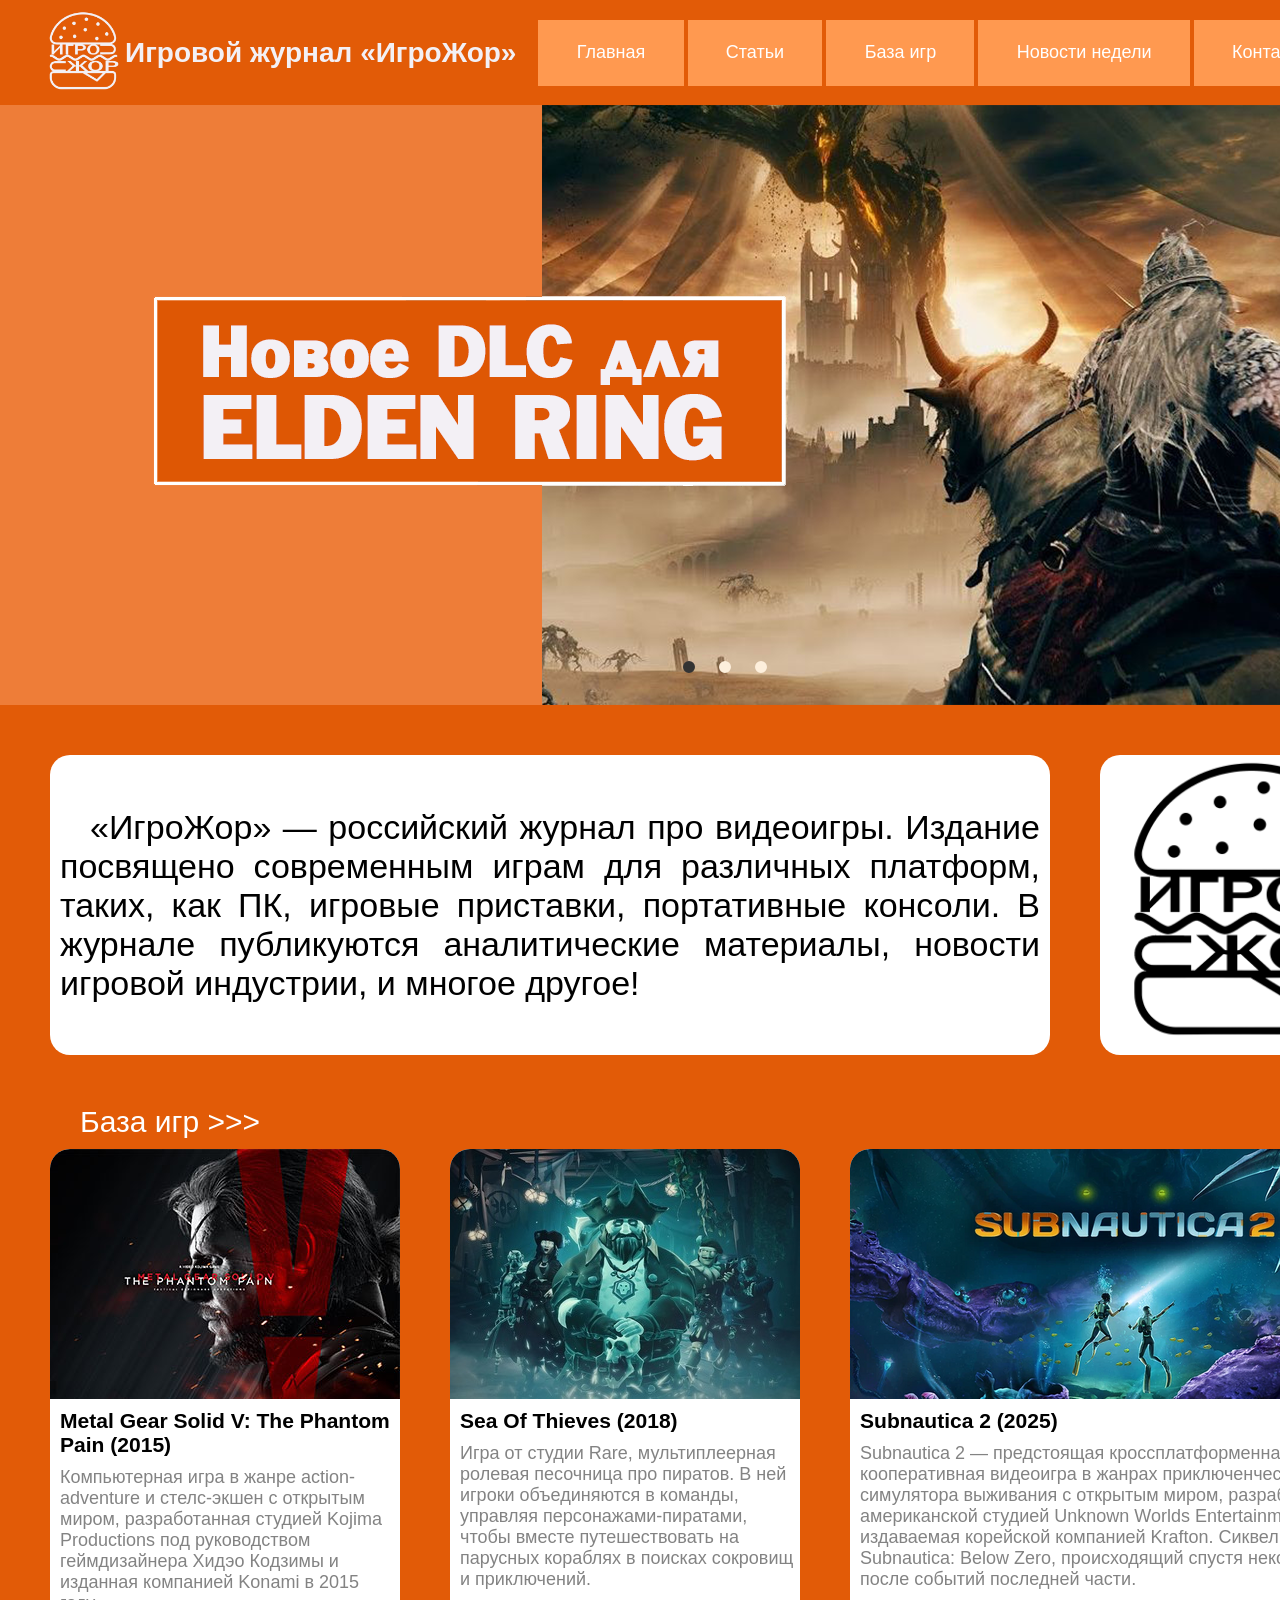
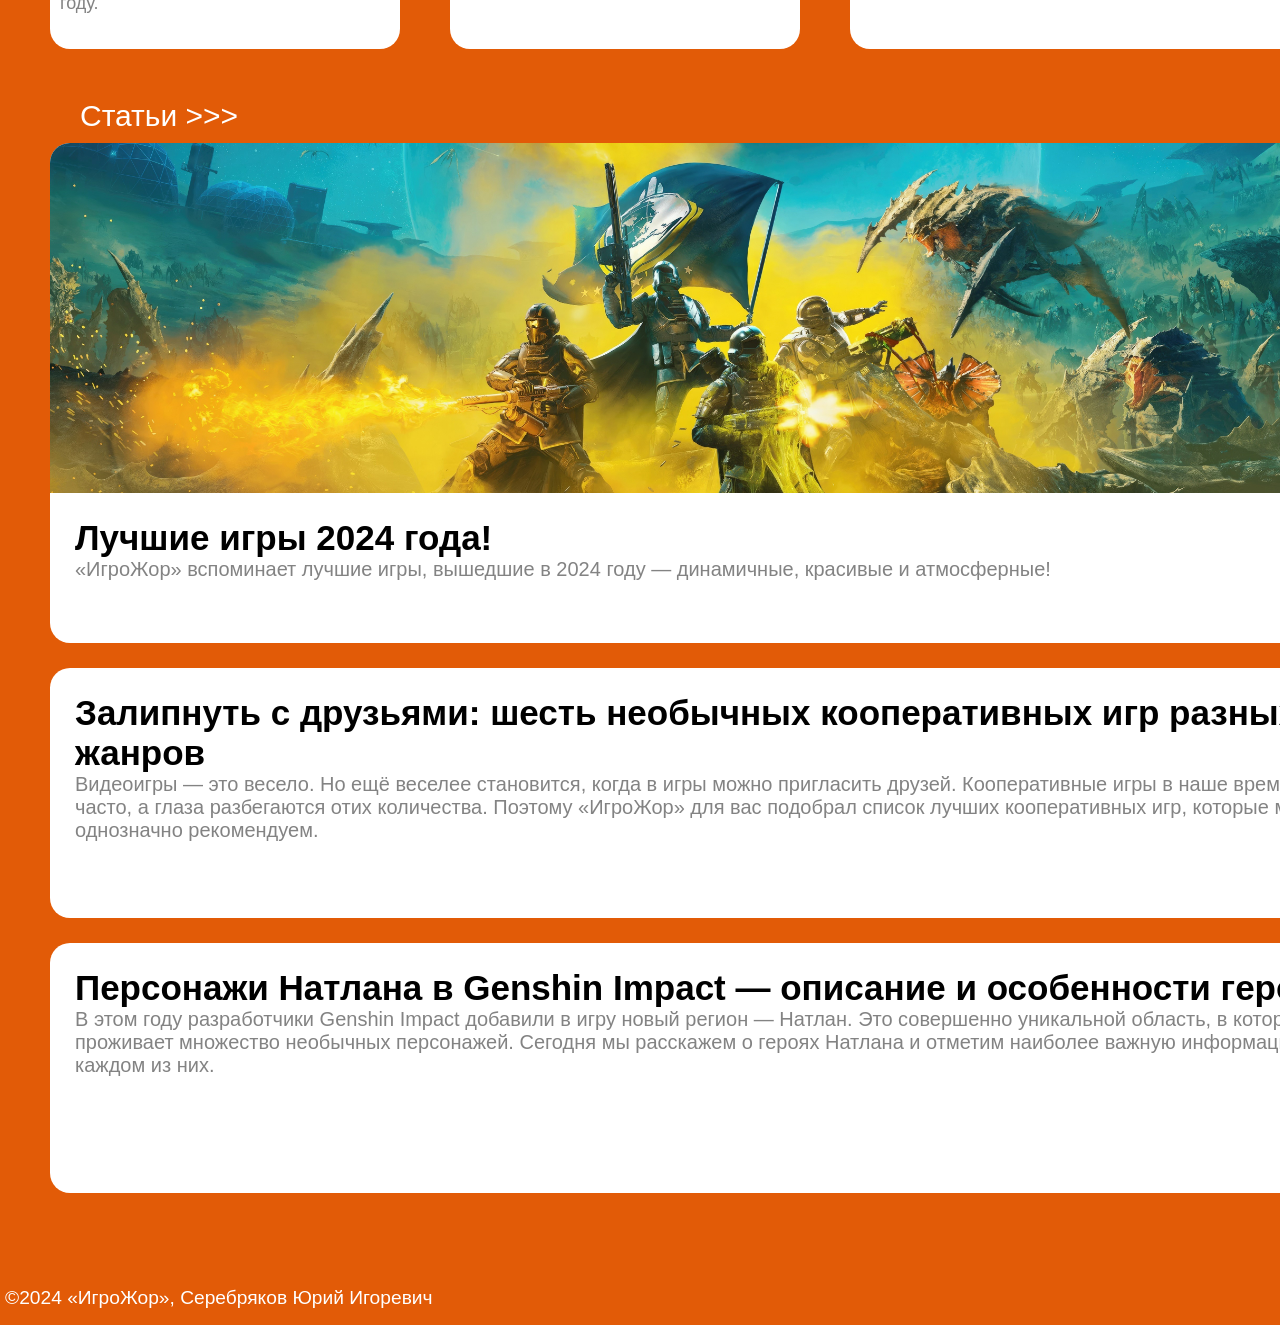
<file: index.html>
<html>
<head>
<link rel = "stylesheet" href = "lab.css">
<script src="auth.js" defer></script>
<title>
ИгроЖор
</title>
<link rel="icon" href="Image/favicon.png">
</head>
<body>
<div class="page">
<header class="header">
  <div class="header-left">
    <div class="figure">
      <a href="index.html">
        <img src="Image/logo.png" alt="Логотип">
      </a>
      <h1><a href="index.html">Игровой журнал «ИгроЖор»</a></h1>
    </div>
  </div>
  <nav class="header-center">
    <section>
    <ul class="nav">
      <li><a href="index.html">Главная</a></li>
      <li><a href="Статьи.html">Статьи</a>
        <ul>
          <li><a href="#">Ожидаемые игры 2025 года</a></li>
          <li><a href="#">Подборка кооперативных игр</a></li>
          <li><a href="#">Лучшие игры на телефон без интернета</a></li>
          <li><a href="ТестСтатья.html">Лучшие игры 2024 года</a></li>
        </ul>
      </li>
      <li><a href="Игры.html">База игр</a>
        <ul>
          <li><a href="#">Шутеры от первого лица</a></li>
          <li><a href="#">Песочницы</a></li>
          <li><a href="#">RPG</a></li>
          <li><a href="#">Слэшеры</a></li>
        </ul>
      </li>
      <li><a href="Новости.html">Новости недели</a></li>
      <li><a href="Контакты.html">Контакты</a></li>
    </ul>
    </section>
  </nav>
  <div class="header-right">
    <button id="loginBtn" class="login-btn"></button>
  </div>
</header>
    <main>
        
        <div class = "content">
            <div class="slider">
                <input type="radio" name="slider" title="slide1" checked="checked" class="slider__nav"/>
                <input type="radio" name="slider" title="slide2" class="slider__nav"/>
                <input type="radio" name="slider" title="slide3" class="slider__nav"/>
                <div class="slider__inner">
                  <div class="slider__contents"><i class="slider__image fa fa-codepen"></i>
                    <div class="foto"><img src="Image/foto1.png"></div>
                  </div>
                  <div class="slider__contents"><i class="slider__image fa fa-newspaper-o"></i>
                    <div class="foto"><img src="Image/foto2.png"></div>
                  </div>
                  <div class="slider__contents"><i class="slider__image fa fa-television"></i>
                    <div class="foto"><img src="Image/foto3.png"></div>
                  </div>
            
                    
                  </div>
                </div>
        <section class="content-main">
             <figure class="box">
                 <p>«ИгроЖор» — российский журнал про видеоигры. 
                    Издание посвящено современным играм для различных платформ, таких, как ПК, игровые приставки, портативные консоли. 
                    В журнале публикуются аналитические материалы, новости игровой индустрии, и многое другое! 
                 </p>
             </figure>
             <div class="logocont"><img src="Image/logo_for_content.png"></div>
             <section class="games">
                <figure class="name_games">
                    <p><a href=" Игры.html">База игр >>></a>
                    </p>
                </figure>
                
              
                <figure class="boxes">
                    <a target="_blank" href="https://www.konami.com/mg/mgsv/eu">
                    <img src="Image/mgs5.jpg">
                    <video loop muted autoplay src="Image/mgs5.mp4"></video>
                    <h1>Metal Gear Solid V: The Phantom Pain (2015)
                     </h1>
                     <p>
                        Компьютерная игра в жанре action-adventure и стелс-экшен с открытым миром, разработанная студией Kojima Productions под руководством геймдизайнера Хидэо Кодзимы и изданная компанией Konami в 2015 году.
                     </p>
                    </a>
                </figure>
                <figure class="boxess"> 
                    <a target="_blank" href="https://www.seaofthieves.com">
                    <img src="Image/sot.jpg">
                    <video loop muted autoplay src="Image/sot.mp4"></video>
                    <h1>Sea Of Thieves (2018)</h1>
                    <p>Игра от студии Rare, мультиплеерная ролевая песочница про пиратов. В ней игроки объединяются в команды, управляя персонажами-пиратами, чтобы вместе путешествовать на парусных кораблях в поисках сокровищ и приключений.</p>
                    </a>
                </figure>
                <figure class="boxesss"> 
                    <a target="_blank" href="https://unknownworlds.com/en/news/subnautica-2-early-access-2025-teaser-trailer">
                    <img src="Image/sub2.png">
                    <video loop muted autoplay src="Image/Subnautica2.mp4"></video>
                    <h1>Subnautica 2 (2025) 
                    </h1>
                     <p>
                        Subnautica 2 — предстоящая кроссплатформенная кооперативная видеоигра в жанрах приключенческой игры и симулятора выживания с открытым миром,
                        разрабатываемая американской студией Unknown Worlds Entertainment и издаваемая корейской компанией Krafton.
                        Сиквел Subnautica и Subnautica: Below Zero, происходящий спустя некоторое время после событий последней части.
                    </p>
                    </a>
                </figure>
                <figure class="name_articles">
                    <p><a href="Статьи.html">Статьи >>></a>
                    </p>
                </figure>
                <figure class="awards">
                    <a href="ТестСтатья.html">
                    <img src="Image/helldivers2.jpg">
                    <h1>Лучшие игры 2024 года!</h1>
                    <p>
                        «ИгроЖор» вспоминает лучшие игры, вышедшие в 2024 году — динамичные, красивые и атмосферные!  
                        </p>                    </a>
                </figure>
                <figure class="articles1">
                    <h1>Залипнуть с друзьями: шесть необычных кооперативных игр разных жанров</h1>
                    <p>Видеоигры — это весело. Но ещё веселее становится, когда в игры можно пригласить друзей. Кооперативные игры в наше время выходят часто, а глаза разбегаются отих количества. Поэтому «ИгроЖор» для вас подобрал список лучших кооперативных игр, которые мы однозначно рекомендуем.</p>
                </figure>
                <figure class="articles2">
                    <h1>Персонажи Натлана в Genshin Impact — описание и особенности героев</h1>
                    <p>В этом году разработчики Genshin Impact добавили в игру новый регион — Натлан. Это совершенно уникальной область, в которой проживает множество необычных персонажей. Сегодня мы расскажем о героях Натлана и отметим наиболее важную информацию о каждом из них.</p>
                </figure>
             </section>
           




        </section>
          
            
        </div>
        
    
    </main>
    <div class = "footer">
    <p>
    ©2024 «ИгроЖор»,  Серебряков Юрий Игоревич
    </p>
    </div>
</div>
    </body>
    </html>
</file>
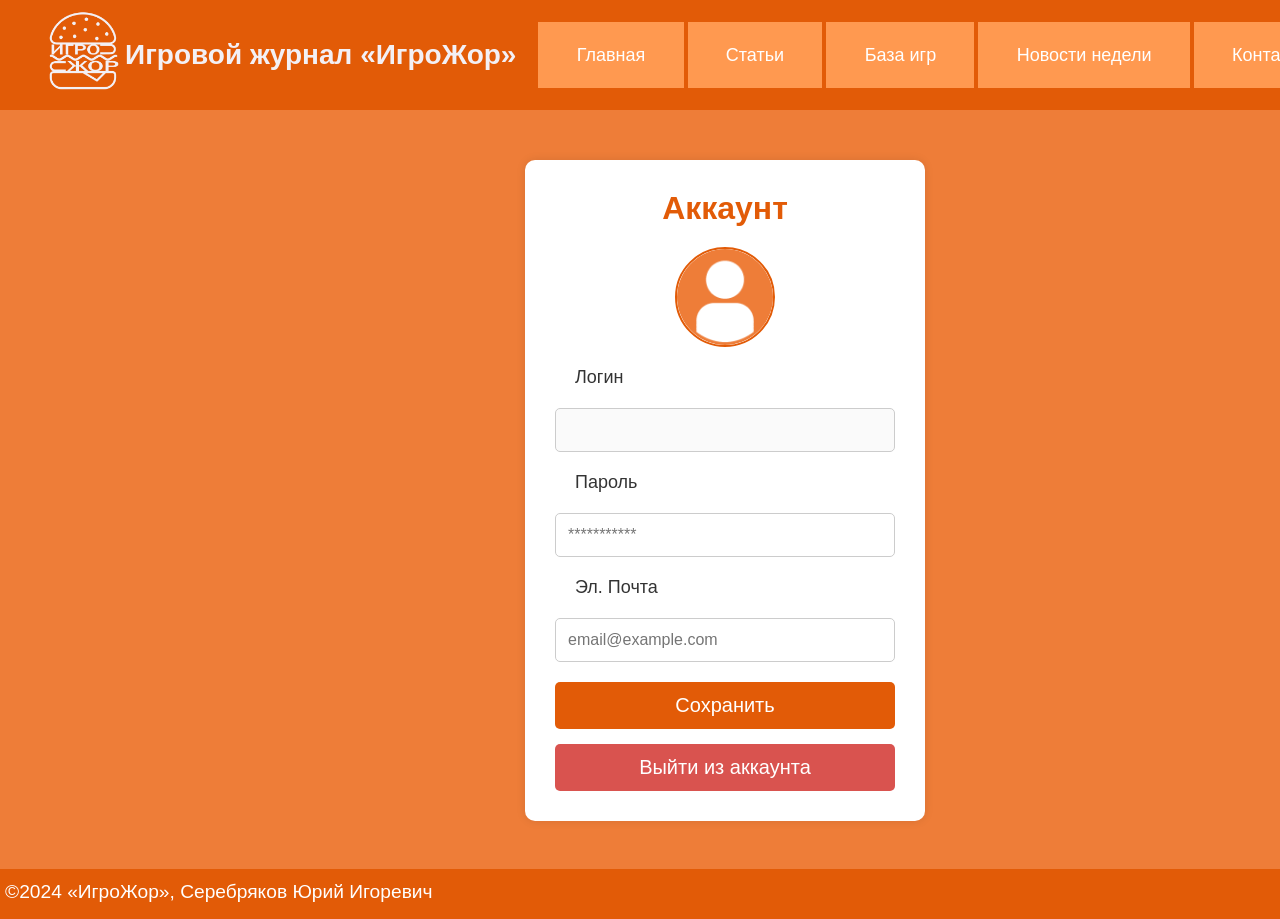
<file: Аккаунт.html>
<!DOCTYPE html>
<html lang="ru">
<head>
  <meta charset="UTF-8">
  <title>
    ИгроЖор
    </title>
    <link rel="icon" href="/Image/favicon.png">
  <link rel="stylesheet" href="lab.css">
  <script src="auth.js" defer></script>
  <link rel="icon" href="Image/favicon.png">
</head>
<body>
  <div class="page-bgs">
  <div class="page">
    <header class="header">
      <div class="header-left">
        <div class="figure">
          <a href="index.html">
            <img src="Image/logo.png" alt="Логотип">
          </a>
          <h1><a href="index.html">Игровой журнал «ИгроЖор»</a></h1>
        </div>
      </div>
      <nav class="header-center">
        <section>
        <ul class="nav">
          <li><a href="index.html">Главная</a></li>
          <li><a href="Статьи.html">Статьи</a>
            <ul>
              <li><a href="#">Ожидаемые игры 2025 года</a></li>
              <li><a href="#">Подборка кооперативных игр</a></li>
              <li><a href="#">Лучшие игры на телефон без интернета</a></li>
              <li><a href="ТестСтатья.html">Лучшие игры 2024 года</a></li>
            </ul>
          </li>
          <li><a href=" Игры.html">База игр</a>
            <ul>
              <li><a href="#">Шутеры от первого лица</a></li>
              <li><a href="#">Песочницы</a></li>
              <li><a href="#">RPG</a></li>
              <li><a href="#">Слэшеры</a></li>
            </ul>
          </li>
          <li><a href=" Новости.html">Новости недели</a></li>
          <li><a href=" Контакты.html">Контакты</a></li>
        </ul>
        </section>
      </nav>
      <div class="header-right">
        <button id="loginBtn" class="login-btn"></button>
      </div>
    </header>
    <div class="account-container">
      <h1>Аккаунт</h1>
      <div class="account-avatar">
        <img src="Image/avatar.png" alt="Avatar" onclick="uploadAvatar()" title="Загрузить аватар">
      </div>
      <div class="account-fields">
        <label for="accLogin">Логин</label>
        <input type="text" id="accLogin" disabled>
  
        <label for="accPassword">Пароль</label>
        <input type="password" id="accPassword" placeholder="***********">
  
        <label for="accEmail">Эл. Почта</label>
        <input type="text" id="accEmail" placeholder="email@example.com">
      </div>
      <button class="account-save-btn" onclick="saveAccount()">Сохранить</button>
      <button class="account-logout-btn" onclick="logout()">Выйти из аккаунта</button>
    </div>
  </div>
  </div>
  <footer class="footer">
    <p>©2024 «ИгроЖор», Серебряков Юрий Игоревич</p>
  </footer>
</body>
</html>
</file>
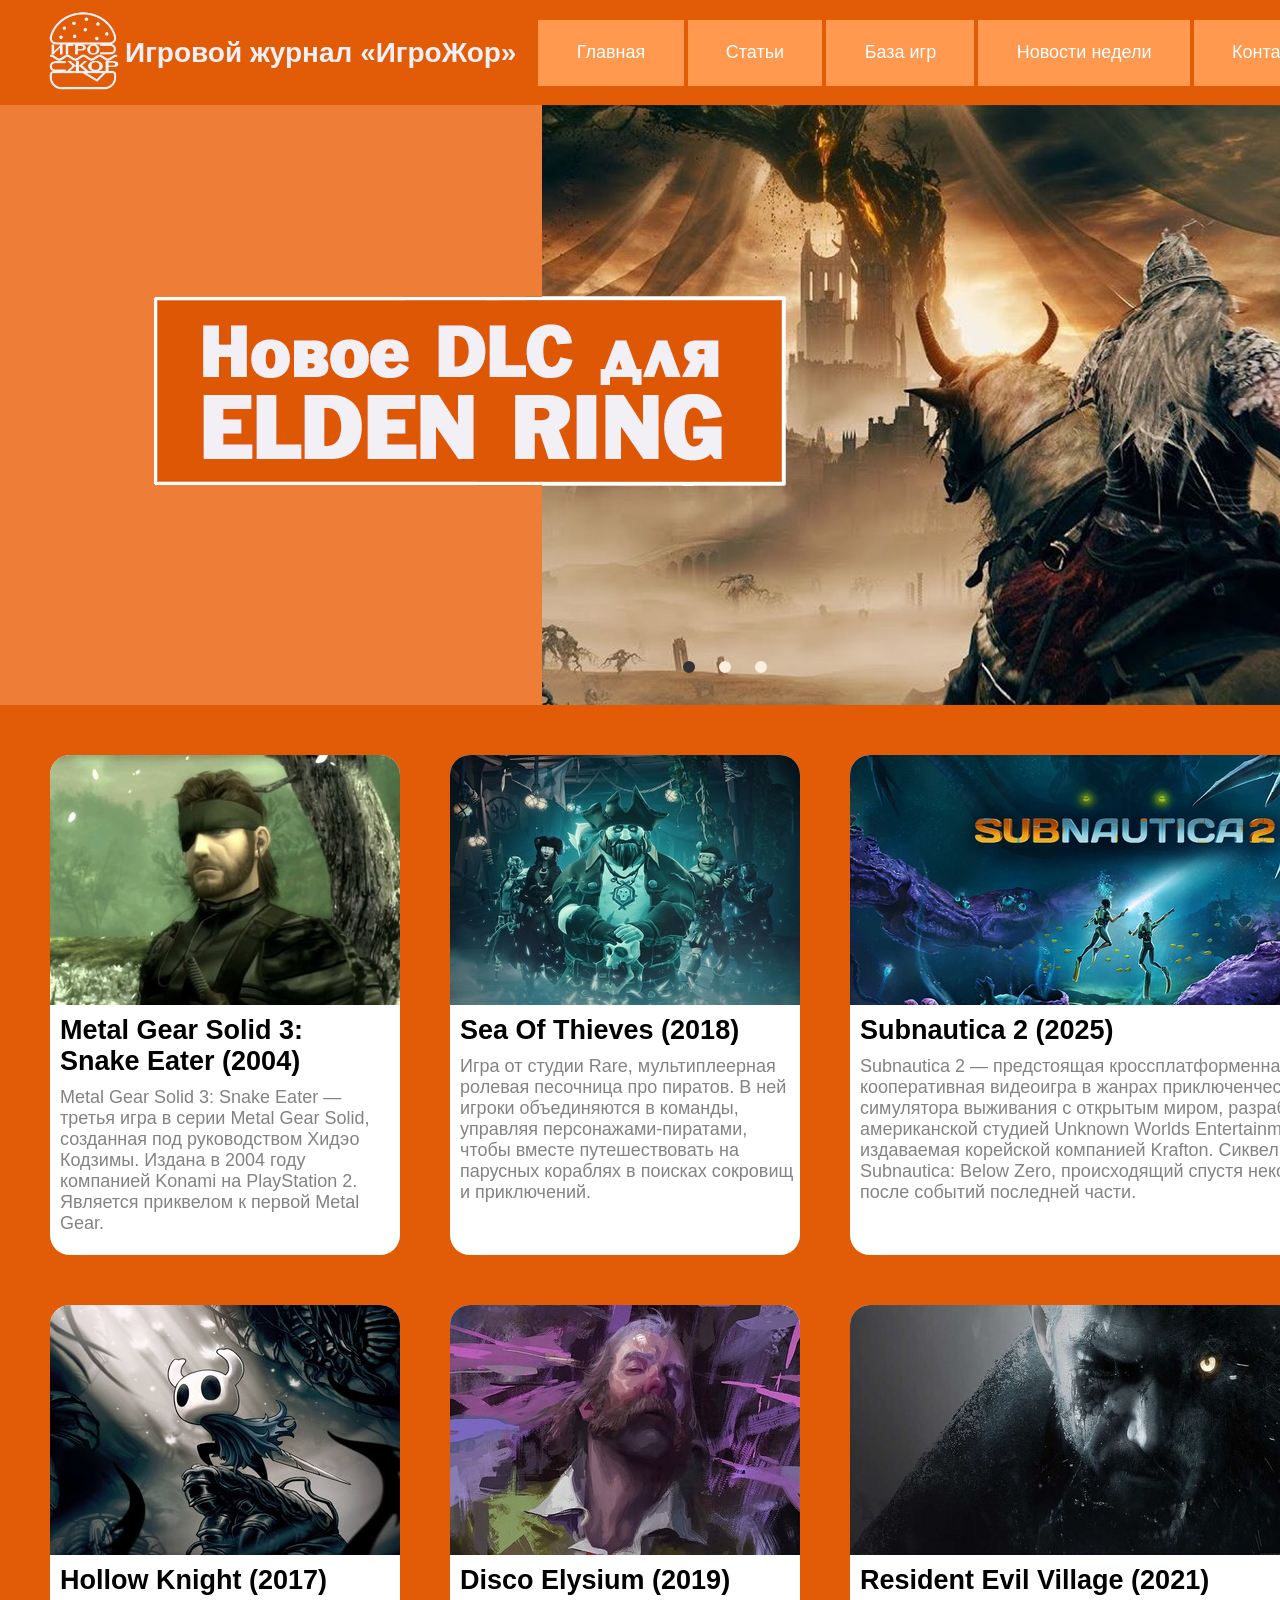
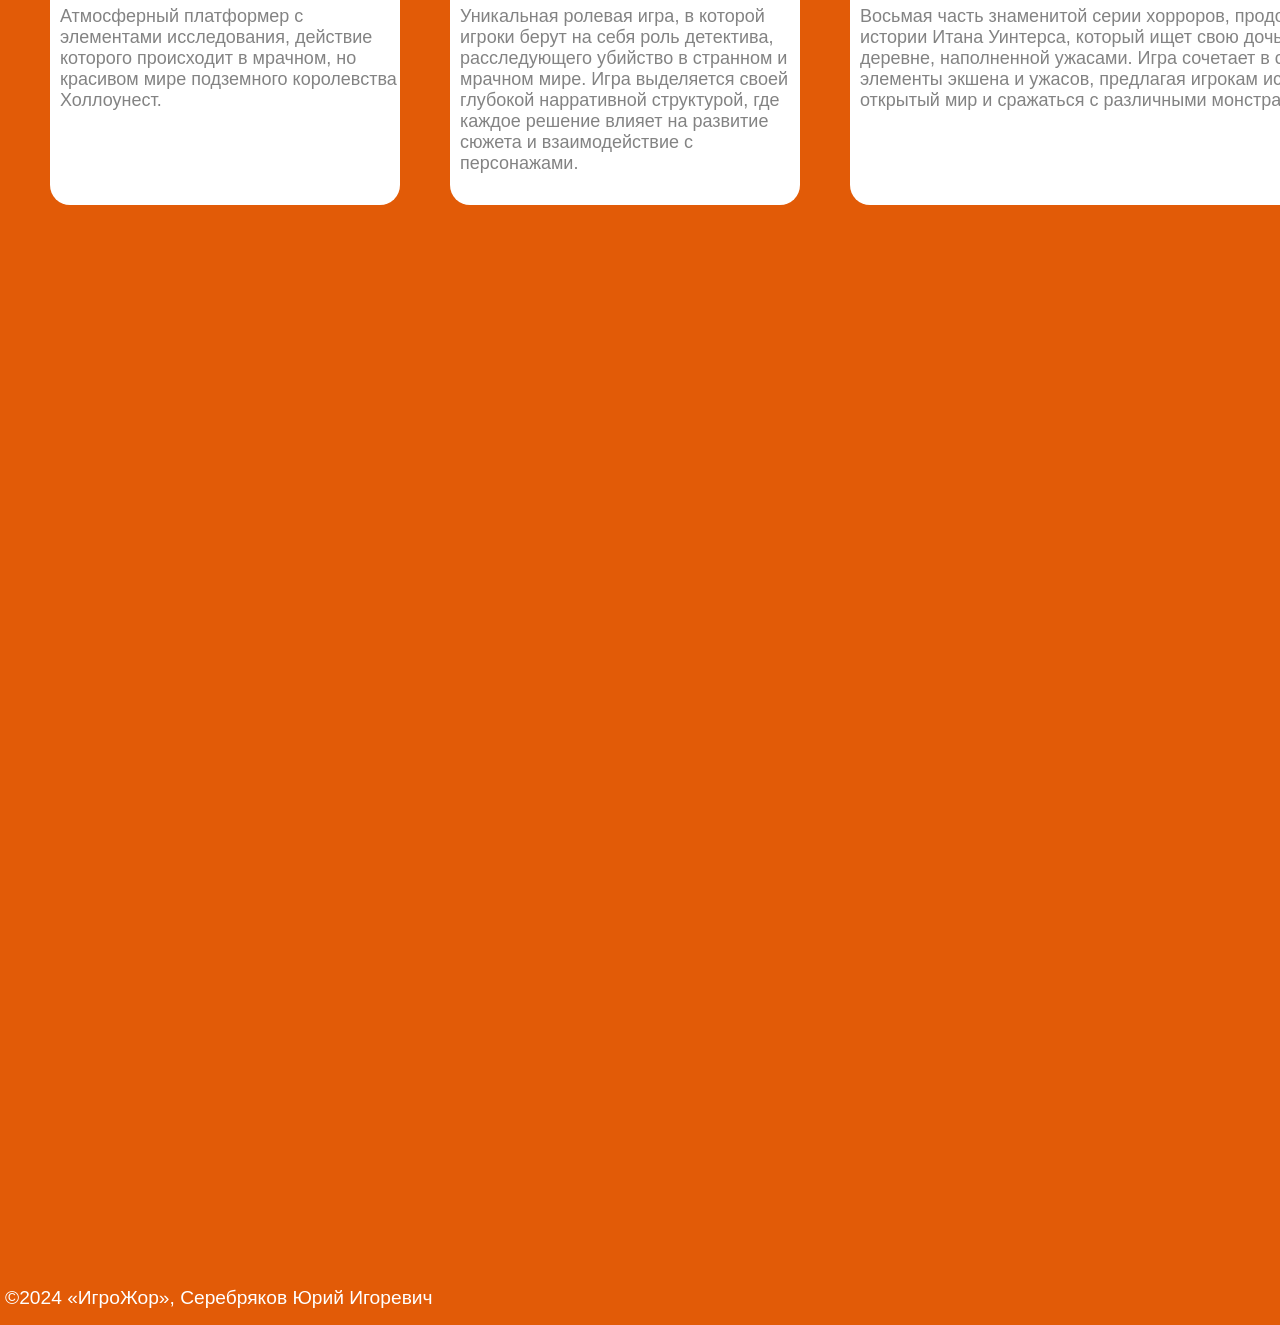
<file: Игры.html>
<html>
<head>
<link rel = "stylesheet" href = "lab.css">
<script src="auth.js" defer></script>
<title>
ИгроЖор
</title>
<link rel="icon" href="Image/favicon.png">
</head>
<body>
<str>
<div class="page">
    <header class="header">
        <div class="header-left">
          <div class="figure">
            <a href="index.html">
              <img src="Image/logo.png" alt="Логотип">
            </a>
            <h1><a href="index.html">Игровой журнал «ИгроЖор»</a></h1>
          </div>
        </div>
        <nav class="header-center">
          <section>
          <ul class="nav">
            <li><a href="index.html">Главная</a></li>
            <li><a href="Статьи.html">Статьи</a>
              <ul>
                <li><a href="#">Ожидаемые игры 2025 года</a></li>
                <li><a href="#">Подборка кооперативных игр</a></li>
                <li><a href="#">Лучшие игры на телефон без интернета</a></li>
                <li><a href="ТестСтатья.html">Лучшие игры 2024 года</a></li>
              </ul>
            </li>
            <li><a href="Игры.html">База игр</a>
              <ul>
                <li><a href="#">Шутеры от первого лица</a></li>
                <li><a href="#">Песочницы</a></li>
                <li><a href="#">RPG</a></li>
                <li><a href="#">Слэшеры</a></li>
              </ul>
            </li>
            <li><a href="Новости.html">Новости недели</a></li>
            <li><a href="Контакты.html">Контакты</a></li>
          </ul>
          </section>
        </nav>
        <div class="header-right">
          <button id="loginBtn" class="login-btn"></button>
        </div>
      </header>
<main>
        
    <div class = "content">
        <div class="slider">
            <input type="radio" name="slider" title="slide1" checked="checked" class="slider__nav"/>
            <input type="radio" name="slider" title="slide2" class="slider__nav"/>
            <input type="radio" name="slider" title="slide3" class="slider__nav"/>
            <div class="slider__inner">
              <div class="slider__contents"><i class="slider__image fa fa-codepen"></i>
                <div class="foto"><img src="Image/foto1.png"></div>
              </div>
              <div class="slider__contents"><i class="slider__image fa fa-newspaper-o"></i>
                <div class="foto"><img src="Image/foto2.png"></div>
              </div>
              <div class="slider__contents"><i class="slider__image fa fa-television"></i>
                <div class="foto"><img src="Image/foto3.png"></div>
              </div>
        
                
              </div>
            </div>
        <section class="content-main">
            <figure class="boxes">
                <a target="_blank" href="https://www.konami.com/mg/mgsv/eu">
                <img src="Image/mgs3.jpg">
                <video loop muted autoplay src="Image/mgs3.mp4"></video>
                <h1>Metal Gear Solid 3: Snake Eater (2004)
                 </h1>
                 <p>
                    Metal Gear Solid 3: Snake Eater — третья игра в серии Metal Gear Solid, созданная под руководством Хидэо Кодзимы. Издана в 2004 году компанией Konami на PlayStation 2. Является приквелом к первой Metal Gear.
                 </p>
                </a>
            </figure>
            <figure class="boxess"> 
                <a target="_blank" href="https://www.seaofthieves.com">
                <img src="Image/sot.jpg">
                <video loop muted autoplay src="Image/sot.mp4"></video>
                <h1>Sea Of Thieves (2018)</h1>
                <p>Игра от студии Rare, мультиплеерная ролевая песочница про пиратов. В ней игроки объединяются в команды, управляя персонажами-пиратами, чтобы вместе путешествовать на парусных кораблях в поисках сокровищ и приключений.</p>
                </a>
            </figure>
            <figure class="boxesss"> 
                <a target="_blank" href="https://unknownworlds.com/en/news/subnautica-2-early-access-2025-teaser-trailer">
                <img src="Image/sub2.png">
                <video loop muted autoplay src="Image/Subnautica2.mp4"></video>
                <h1>Subnautica 2 (2025) 
                </h1>
                 <p>
                    Subnautica 2 — предстоящая кроссплатформенная кооперативная видеоигра в жанрах приключенческой игры и симулятора выживания с открытым миром,
                    разрабатываемая американской студией Unknown Worlds Entertainment и издаваемая корейской компанией Krafton.
                    Сиквел Subnautica и Subnautica: Below Zero, происходящий спустя некоторое время после событий последней части.
                </p>
                </a>
            </figure>
        </section>
            <section class="content-mains">
            <figure class="boxes">
                <a href="#">
                <img src="Image/hollow.jpg">
                <h1>Hollow Knight (2017)
                 </h1>
                 <p>
                    Атмосферный платформер с элементами исследования, действие которого происходит в мрачном, но красивом мире подземного королевства Холлоунест.
                 </p>
                </a>
            </figure>
            <figure class="boxess"> 
                <a target="_blank" href="https://www.seaofthieves.com">
                <img src="Image/dicso.jpg">
                <h1>Disco Elysium (2019)</h1>
                <p>Уникальная ролевая игра, в которой игроки берут на себя роль детектива, расследующего убийство в странном и мрачном мире. Игра выделяется своей глубокой нарративной структурой, где каждое решение влияет на развитие сюжета и взаимодействие с персонажами.</p>
                </a>
            </figure>
            <figure class="boxesss"> 
                <a href="#">
                <img src="Image/residentevil.jpg">
                <h1>Resident Evil Village (2021) 
                </h1>
                 <p>
                    Восьмая часть знаменитой серии хорроров, продолжение истории Итана Уинтерса, который ищет свою дочь в загадочной деревне, наполненной ужасами. Игра сочетает в себе элементы экшена и ужасов, предлагая игрокам исследовать открытый мир и сражаться с различными монстрами.
                </p>
                </a>
            </figure>
        </section>
    </div>
</div>
</main>
<footer>
    <div class = "footer">
    <p>
    ©2024 «ИгроЖор»,  Серебряков Юрий Игоревич
    </p>
    </div>
    </footer>
    </div>
    </str>
    </body>
    </html>
</file>
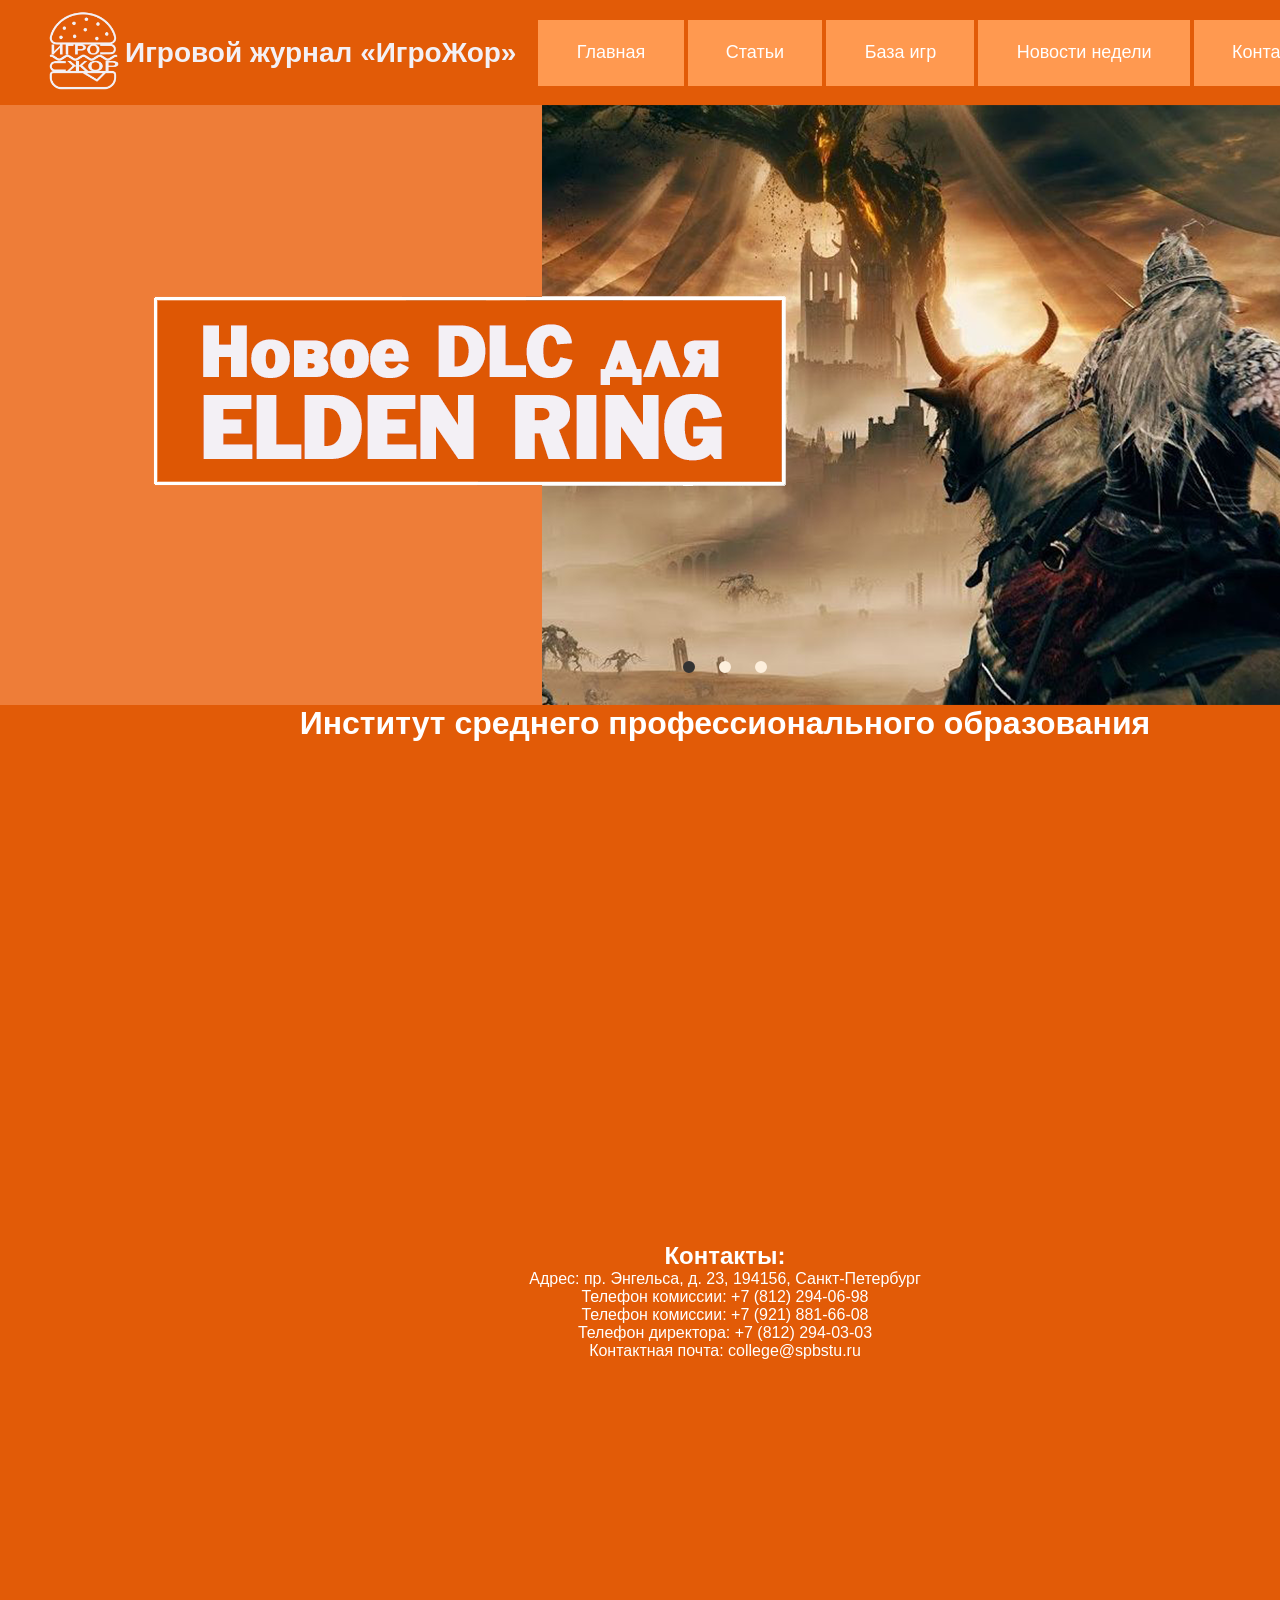
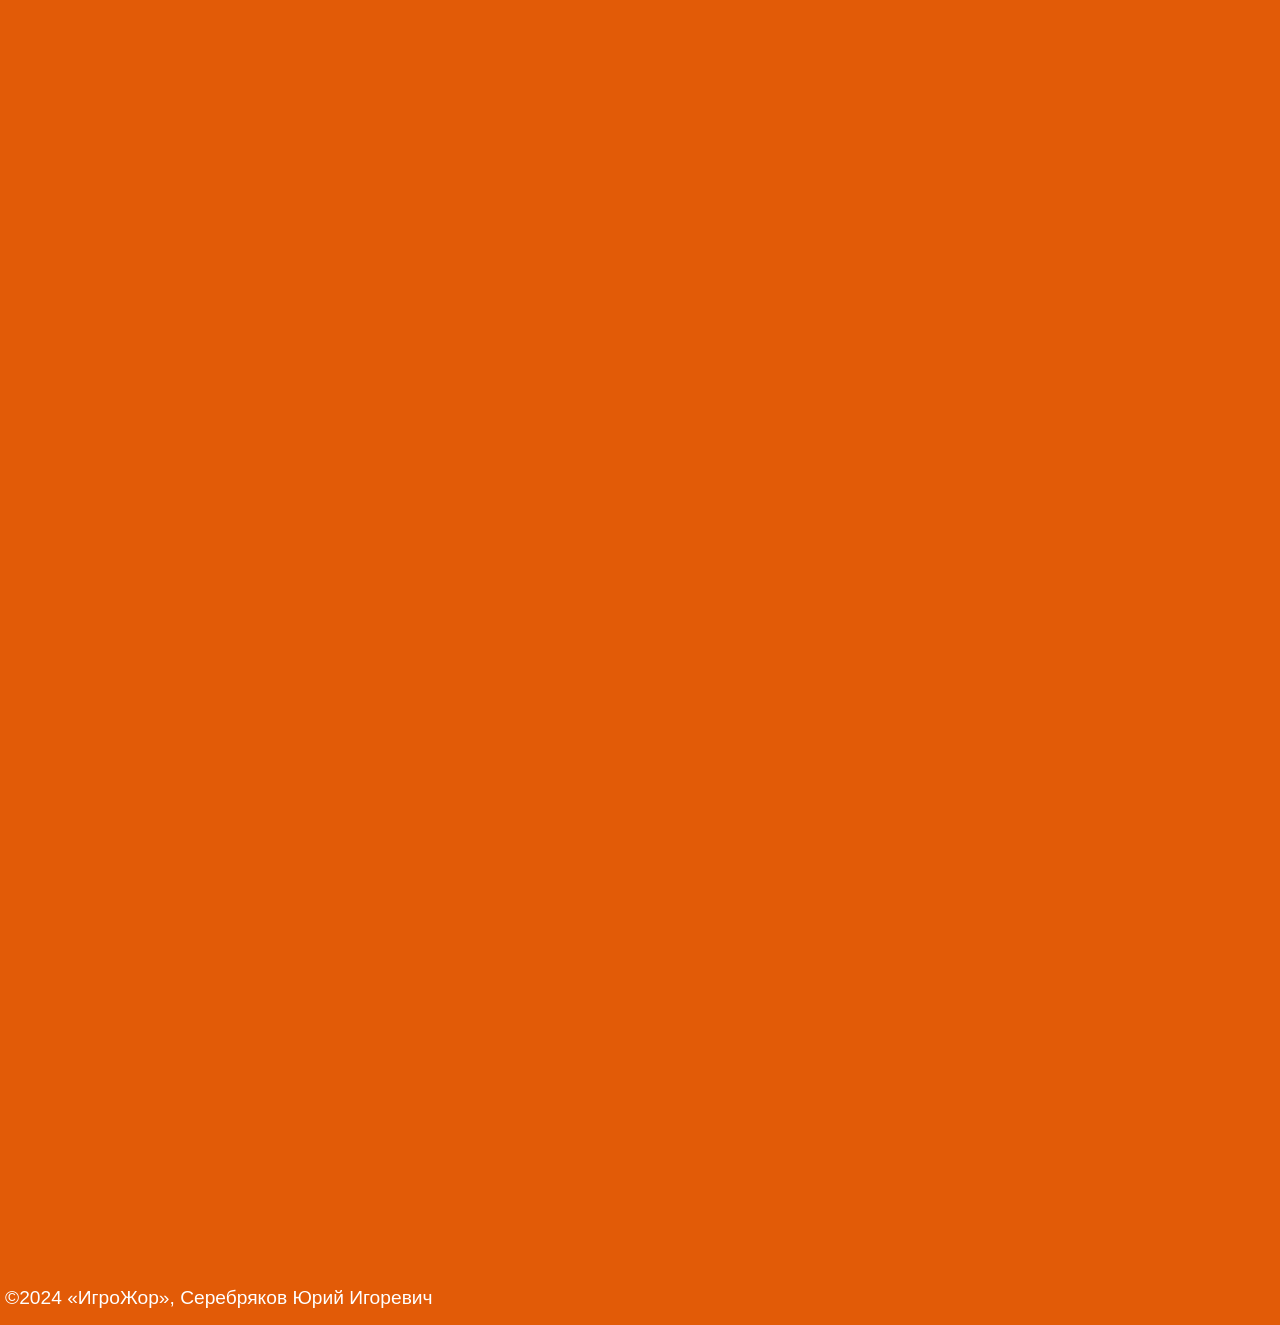
<file: Контакты.html>
<html>
<head>
<link rel = "stylesheet" href = "lab.css">
<script src="auth.js" defer></script>
<title>
ИгроЖор
</title>
<link rel="icon" href="Image/favicon.png">
</head>
<body>
<str>
<div class="page">
    <header class="header">
        <div class="header-left">
          <div class="figure">
            <a href="index.html">
              <img src="Image/logo.png" alt="Логотип">
            </a>
            <h1><a href="index.html">Игровой журнал «ИгроЖор»</a></h1>
          </div>
        </div>
        <nav class="header-center">
          <section>
          <ul class="nav">
            <li><a href="index.html">Главная</a></li>
            <li><a href="Статьи.html">Статьи</a>
              <ul>
                <li><a href="#">Ожидаемые игры 2025 года</a></li>
                <li><a href="#">Подборка кооперативных игр</a></li>
                <li><a href="#">Лучшие игры на телефон без интернета</a></li>
                <li><a href="ТестСтатья.html">Лучшие игры 2024 года</a></li>
              </ul>
            </li>
            <li><a href=" Игры.html">База игр</a>
              <ul>
                <li><a href="#">Шутеры от первого лица</a></li>
                <li><a href="#">Песочницы</a></li>
                <li><a href="#">RPG</a></li>
                <li><a href="#">Слэшеры</a></li>
              </ul>
            </li>
            <li><a href=" Новости.html">Новости недели</a></li>
            <li><a href=" Контакты.html">Контакты</a></li>
          </ul>
          </section>
        </nav>
        <div class="header-right">
          <button id="loginBtn" class="login-btn"></button>
        </div>
      </header>
<main>
        
    <div class = "content">
        <div class="slider">
            <input type="radio" name="slider" title="slide1" checked="checked" class="slider__nav"/>
            <input type="radio" name="slider" title="slide2" class="slider__nav"/>
            <input type="radio" name="slider" title="slide3" class="slider__nav"/>
            <div class="slider__inner">
              <div class="slider__contents"><i class="slider__image fa fa-codepen"></i>
                <div class="foto"><img src="Image/foto1.png"></div>
              </div>
              <div class="slider__contents"><i class="slider__image fa fa-newspaper-o"></i>
                <div class="foto"><img src="Image/foto2.png"></div>
              </div>
              <div class="slider__contents"><i class="slider__image fa fa-television"></i>
                <div class="foto"><img src="Image/foto3.png"></div>
              </div>
              </div>
            </div>
            <center><h1>Институт среднего профессионального образования</h1>
            <iframe style="width: 900px; height: 500px" src="https://yandex.ru/map-widget/v1/?ll=30.329334%2C60.003565&mode=search&ol=geo&ouri=ymapsbm1%3A%2F%2Fgeo%3Fdata%3DCgg1NzQ1MDEwOBJS0KDQvtGB0YHQuNGPLCDQodCw0L3QutGCLdCf0LXRgtC10YDQsdGD0YDQsywg0L_RgNC-0YHQv9C10LrRgiDQrdC90LPQtdC70YzRgdCwLCAyMyIKDXqi8kEVpgNwQg%2C%2C&z=17.14"></iframe>		
            <h2>Контакты:</h2>
            <ul>
                <li>Адрес: пр. Энгельса, д. 23, 194156, Санкт-Петербург</li>
                <li>Телефон комиссии: +7 (812) 294-06-98</li>
                <li>Телефон комиссии: +7 (921) 881-66-08</li>
                <li>Телефон директора: +7 (812) 294-03-03</li>
                <li>Контактная почта: college@spbstu.ru</li>
            </ul></center>
        </div>
            
    </div>
</main>
<footer>
    <div class = "footer">
    <p>
    ©2024 «ИгроЖор»,  Серебряков Юрий Игоревич
    </p>
    </div>
    </footer>
    </div>
    </str>
    </body>
    </html>
</file>
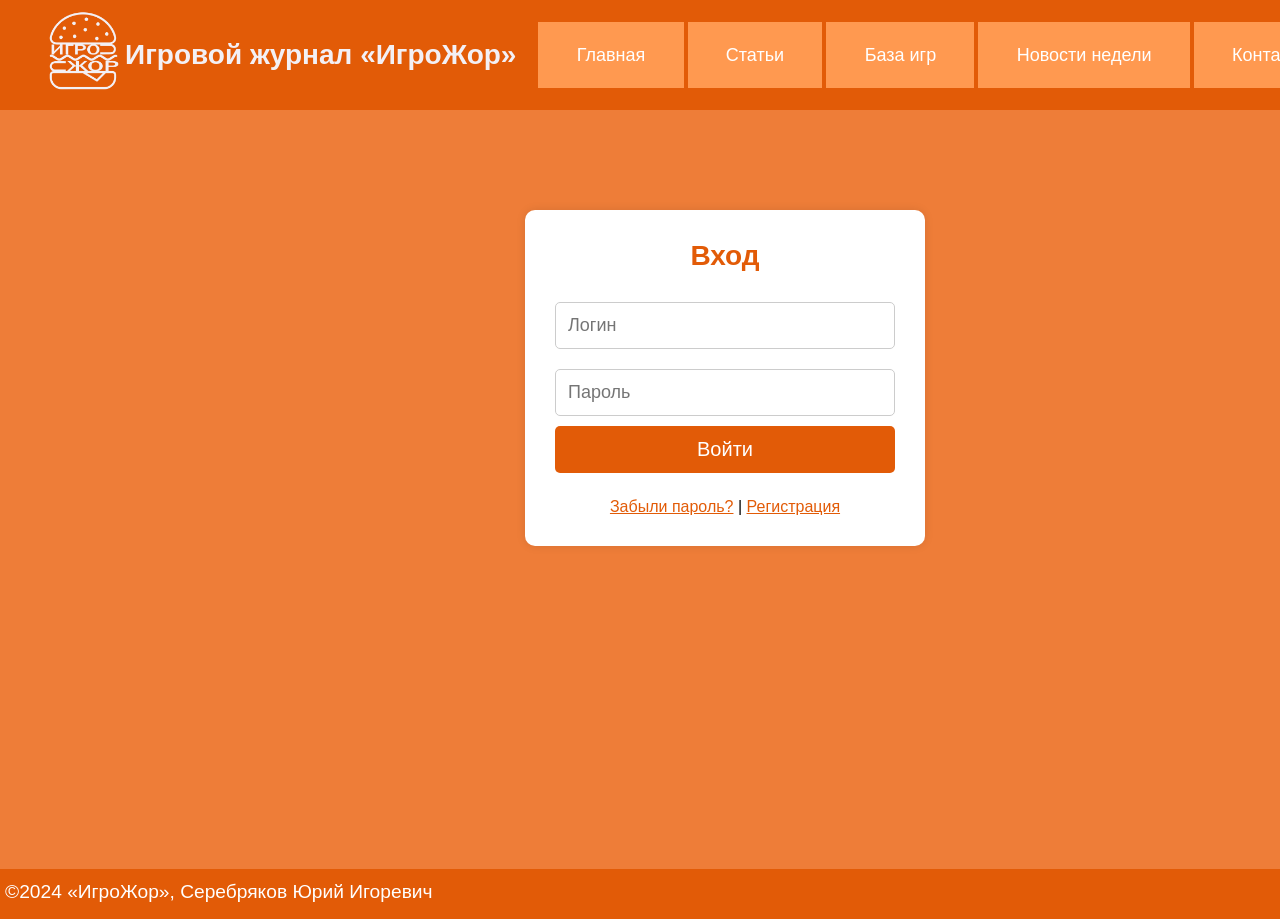
<file: Логин.html>
<!DOCTYPE html>
<html lang="ru">
<head>
  <meta charset="UTF-8">
  <title>
    ИгроЖор
    </title>
    <link rel="icon" href="/Image/favicon.png">
  <link rel="stylesheet" href="lab.css">
  <script src="auth.js" defer></script>
  <link rel="icon" href="Image/favicon.png">
</head>
<main>
<body>
  <div class="page-bgs">
    <div class="page">
        <header class="header">
            <div class="header-left">
              <div class="figure">
                <a href="index.html">
                  <img src="Image/logo.png" alt="Логотип">
                </a>
                <h1><a href="index.html">Игровой журнал «ИгроЖор»</a></h1>
              </div>
            </div>
            <nav class="header-center">
              <section>
              <ul class="nav">
                <li><a href="index.html">Главная</a></li>
                <li><a href="Статьи.html">Статьи</a>
                  <ul>
                    <li><a href="#">Ожидаемые игры 2025 года</a></li>
                    <li><a href="#">Подборка кооперативных игр</a></li>
                    <li><a href="#">Лучшие игры на телефон без интернета</a></li>
                    <li><a href="ТестСтатья.html">Лучшие игры 2024 года</a></li>
                  </ul>
                </li>
                <li><a href=" Игры.html">База игр</a>
                  <ul>
                    <li><a href="#">Шутеры от первого лица</a></li>
                    <li><a href="#">Песочницы</a></li>
                    <li><a href="#">RPG</a></li>
                    <li><a href="#">Слэшеры</a></li>
                  </ul>
                </li>
                <li><a href=" Новости.html">Новости недели</a></li>
                <li><a href=" Контакты.html">Контакты</a></li>
              </ul>
              </section>
            </nav>
            <div class="header-right">
              <button id="loginBtn" class="login-btn"></button>
            </div>
          </header>
    <div class="auth-container">
        <h1>Вход</h1>
        <input type="text" id="loginField" placeholder="Логин">
        <input type="password" id="passwordField" placeholder="Пароль">
        <button onclick="login()">Войти</button>
        <div style="margin-top: 15px;">
          <a href="#">Забыли пароль?</a> | 
          <a href="Регистрация.html">Регистрация</a>
        </div>
      </div>

</div>
  </div>
  <footer class="footer">
    <p>©2024 «ИгроЖор», Серебряков Юрий Игоревич</p>
  </footer>
</body>
</main>
</html>
</file>
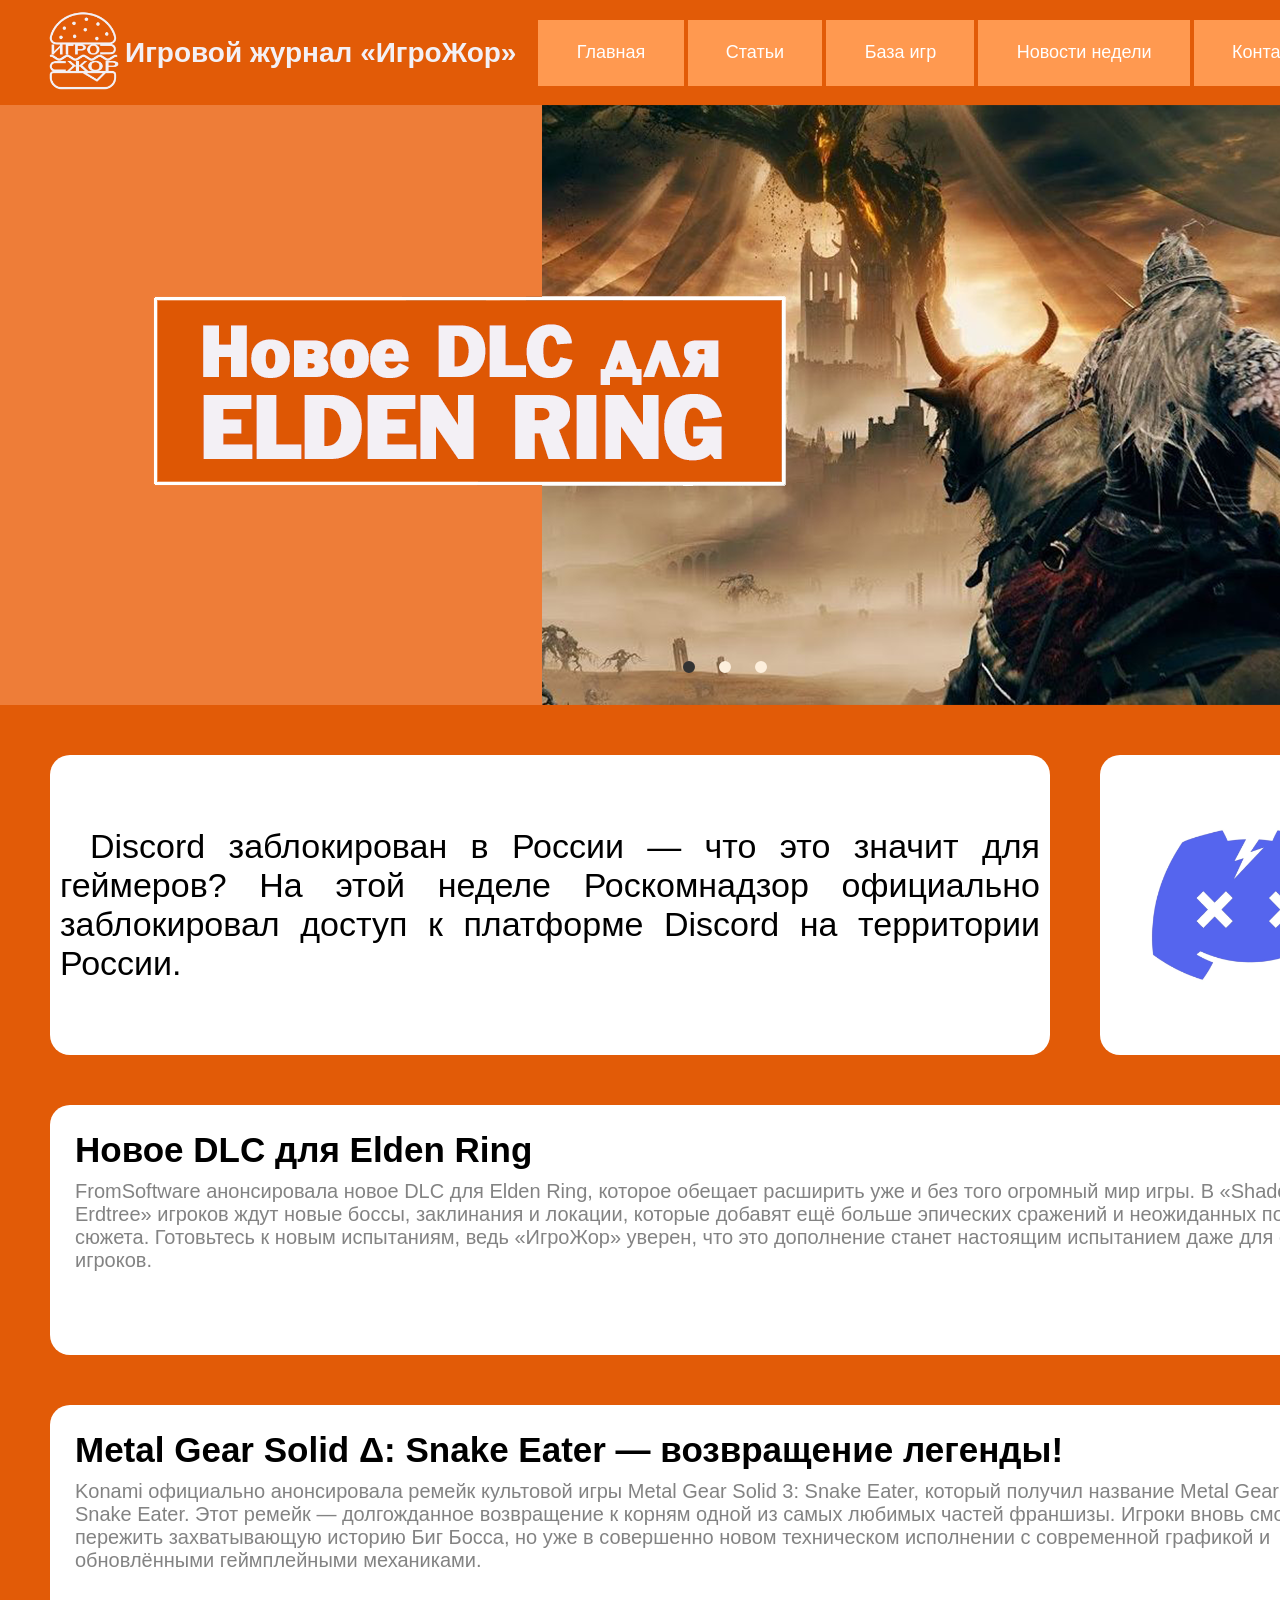
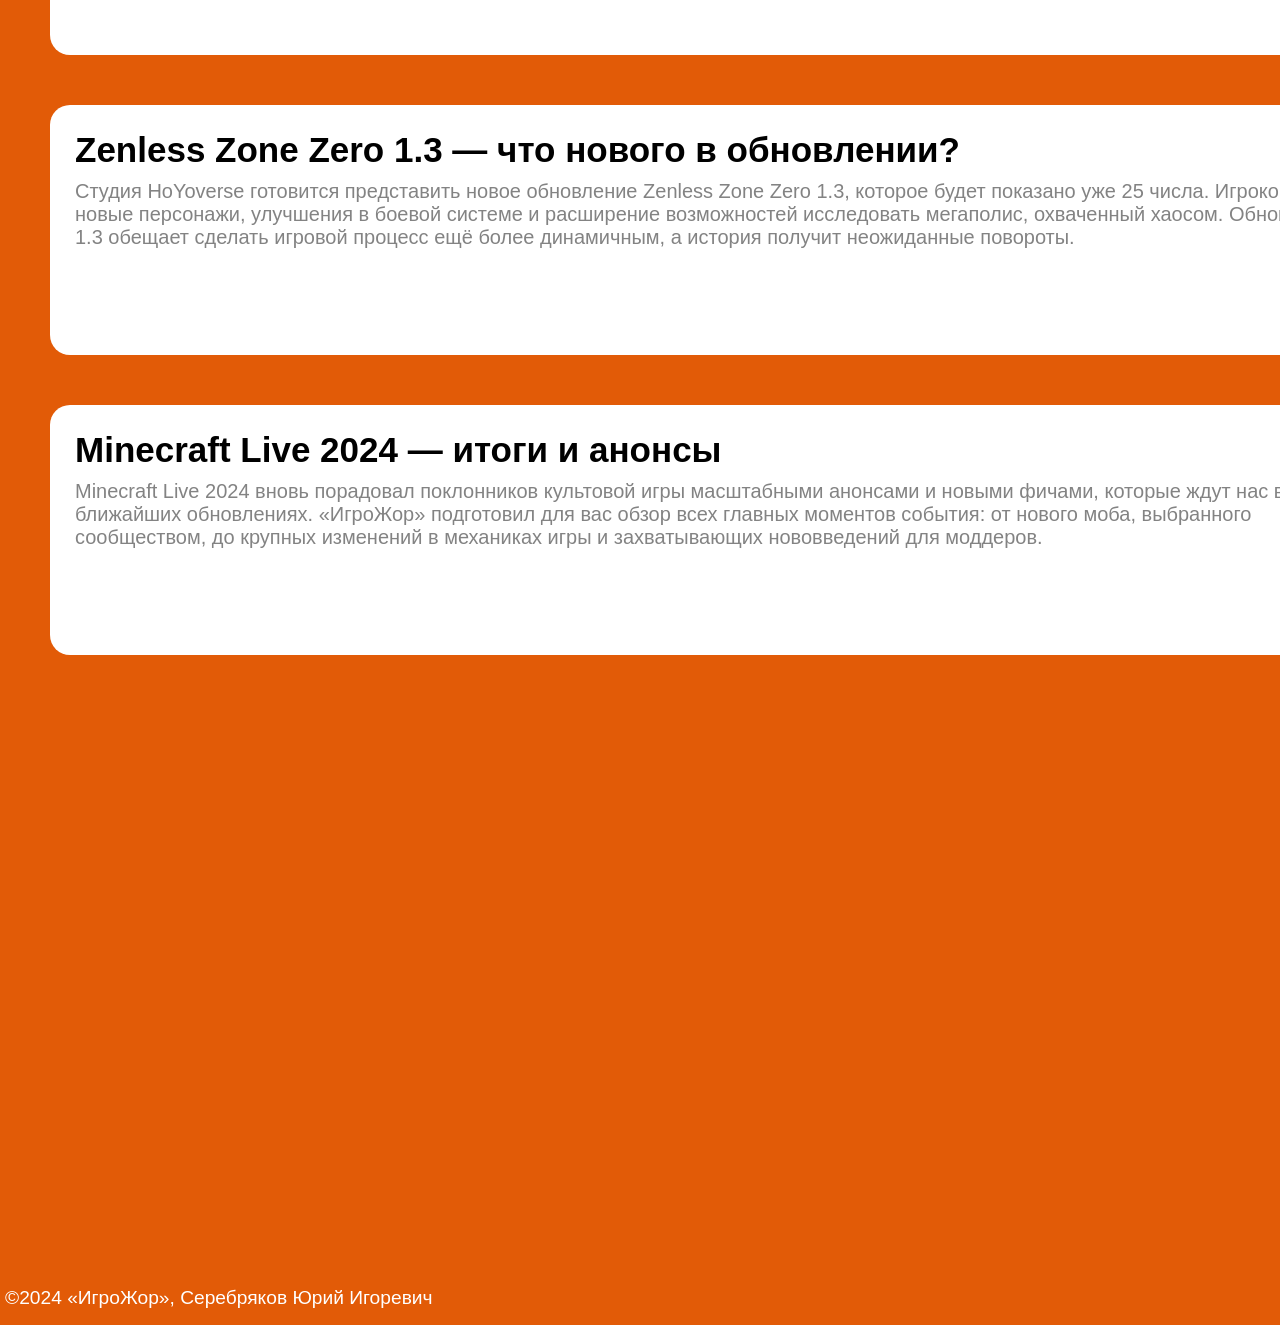
<file: Новости.html>
<html>
<head>
<link rel = "stylesheet" href = "lab.css">
<script src="auth.js" defer></script>
<title>
ИгроЖор
</title>
<link rel="icon" href=" Image/favicon.png">
</head>
<body>
<str>
<div class="page">
    <header class="header">
        <div class="header-left">
          <div class="figure">
            <a href="index.html">
              <img src=" Image/logo.png" alt="Логотип">
            </a>
            <h1><a href="index.html">Игровой журнал «ИгроЖор»</a></h1>
          </div>
        </div>
        <nav class="header-center">
          <section>
          <ul class="nav">
            <li><a href="index.html">Главная</a></li>
            <li><a href="Статьи.html">Статьи</a>
              <ul>
                <li><a href="#">Ожидаемые игры 2025 года</a></li>
                <li><a href="#">Подборка кооперативных игр</a></li>
                <li><a href="#">Лучшие игры на телефон без интернета</a></li>
                <li><a href="ТестСтатья.html">Лучшие игры 2024 года</a></li>
              </ul>
            </li>
            <li><a href=" Игры.html">База игр</a>
              <ul>
                <li><a href="#">Шутеры от первого лица</a></li>
                <li><a href="#">Песочницы</a></li>
                <li><a href="#">RPG</a></li>
                <li><a href="#">Слэшеры</a></li>
              </ul>
            </li>
            <li><a href=" Новости.html">Новости недели</a></li>
            <li><a href=" Контакты.html">Контакты</a></li>
          </ul>
          </section>
        </nav>
        <div class="header-right">
          <button id="loginBtn" class="login-btn"></button>
        </div>
      </header>
<main>
        
    <div class = "content">
        <div class="slider">
            <input type="radio" name="slider" title="slide1" checked="checked" class="slider__nav"/>
            <input type="radio" name="slider" title="slide2" class="slider__nav"/>
            <input type="radio" name="slider" title="slide3" class="slider__nav"/>
            <div class="slider__inner">
              <div class="slider__contents"><i class="slider__image fa fa-codepen"></i>
                <div class="foto"><img src=" Image/foto1.png"></div>
              </div>
              <div class="slider__contents"><i class="slider__image fa fa-newspaper-o"></i>
                <div class="foto"><img src=" Image/foto2.png"></div>
              </div>
              <div class="slider__contents"><i class="slider__image fa fa-television"></i>
                <div class="foto"><img src=" Image/foto3.png"></div>
              </div>
        
                
              </div>
            </div>
        <section class="content-main">
            <figure class="box">
                <p>Discord заблокирован в России — что это значит для геймеров? На этой неделе Роскомнадзор официально заблокировал доступ к платформе Discord на территории России.
                </p>
            </figure>
            <a href="https://236-fz.rkn.gov.ru/agents/list/10"><div class="logocont"><img src=" Image/discord.jpg"></div></a>
            <figure class="new">
                <a href="https://en.bandainamcoent.eu/elden-ring/elden-ring/shadow-of-the-erdtree">
                <h1>Новое DLC для Elden Ring</h1></a>
                <p>FromSoftware анонсировала новое DLC для Elden Ring, которое обещает расширить уже и без того огромный мир игры. В «Shadow of the Erdtree» игроков ждут новые боссы, заклинания и локации, которые добавят ещё больше эпических сражений и неожиданных поворотов сюжета. Готовьтесь к новым испытаниям, ведь «ИгроЖор» уверен, что это дополнение станет настоящим испытанием даже для опытных игроков.</p>
            </figure>
            <figure class="new">
                <a href="https://www.konami.com/mg/mgs3r/eu/ru/">
                <h1>Metal Gear Solid Δ: Snake Eater — возвращение легенды!</h1></a>
                <p>Konami официально анонсировала ремейк культовой игры Metal Gear Solid 3: Snake Eater, который получил название Metal Gear Solid Δ: Snake Eater. Этот ремейк — долгожданное возвращение к корням одной из самых любимых частей франшизы. Игроки вновь смогут пережить захватывающую историю Биг Босса, но уже в совершенно новом техническом исполнении с современной графикой и обновлёнными геймплейными механиками.</p>
            </figure>
            <figure class="new">
                <a href="https://zenless.hoyoverse.com/ru-ru/news/126554">
                <h1>Zenless Zone Zero 1.3 — что нового в обновлении?</h1></a>
                <p>Студия HoYoverse готовится представить новое обновление Zenless Zone Zero 1.3, которое будет показано уже 25 числа. Игроков ждут новые персонажи, улучшения в боевой системе и расширение возможностей исследовать мегаполис, охваченный хаосом. Обновление 1.3 обещает сделать игровой процесс ещё более динамичным, а история получит неожиданные повороты.</p>
            </figure>
            <figure class="new">
                <a href="https://www.minecraft.net/ru-ru/article/minecraft-live-2024-the-recap">
                <h1>Minecraft Live 2024 — итоги и анонсы</h1></a>
                <p>Minecraft Live 2024 вновь порадовал поклонников культовой игры масштабными анонсами и новыми фичами, которые ждут нас в ближайших обновлениях. «ИгроЖор» подготовил для вас обзор всех главных моментов события: от нового моба, выбранного сообществом, до крупных изменений в механиках игры и захватывающих нововведений для моддеров.</p>
            </figure>
        </section>
    </div>
</div>
</main>
<footer>
    <div class = "footer">
    <p>
    ©2024 «ИгроЖор»,  Серебряков Юрий Игоревич
    </p>
    </div>
    </footer>
    </div>
    </str>
    </body>
    </html>
</file>
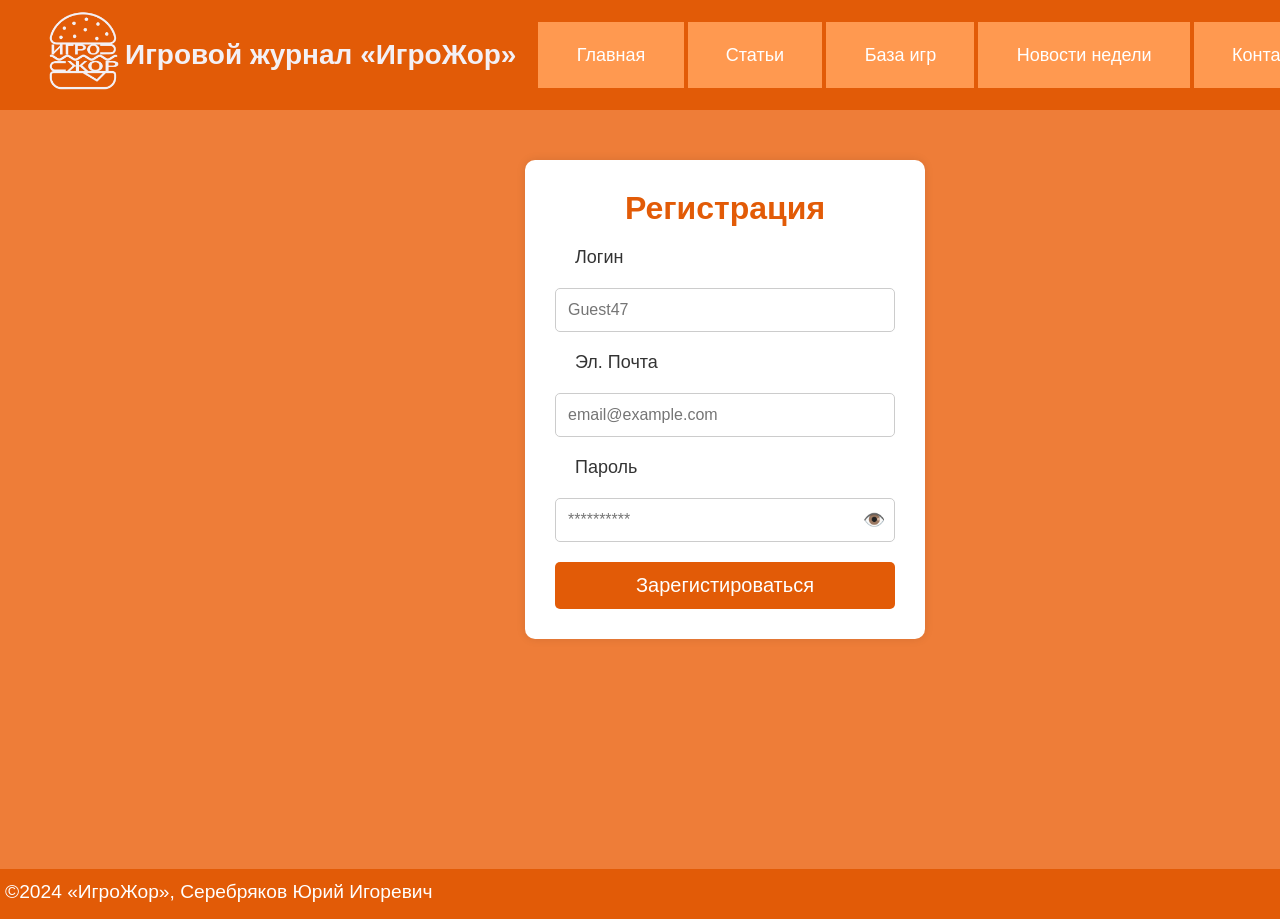
<file: Регистрация.html>
<!DOCTYPE html>
<html lang="ru">
<head>
  <meta charset="UTF-8">
  <title>
    ИгроЖор
    </title>
    <link rel="icon" href="/Image/favicon.png">
  <link rel="stylesheet" href="lab.css">
  <script src="auth.js" defer></script>
  <link rel="icon" href="Image/favicon.png">
</head>
<body>
  <div class="page-bgs">

    <div class="page">
        <header class="header">
            <div class="header-left">
              <div class="figure">
                <a href="index.html">
                  <img src="Image/logo.png" alt="Логотип">
                </a>
                <h1><a href="index.html">Игровой журнал «ИгроЖор»</a></h1>
              </div>
            </div>
            <nav class="header-center">
              <section>
              <ul class="nav">
                <li><a href="index.html">Главная</a></li>
                <li><a href="Статьи.html">Статьи</a>
                  <ul>
                    <li><a href="#">Ожидаемые игры 2025 года</a></li>
                    <li><a href="#">Подборка кооперативных игр</a></li>
                    <li><a href="#">Лучшие игры на телефон без интернета</a></li>
                    <li><a href="ТестСтатья.html">Лучшие игры 2024 года</a></li>
                  </ul>
                </li>
                <li><a href=" Игры.html">База игр</a>
                  <ul>
                    <li><a href="#">Шутеры от первого лица</a></li>
                    <li><a href="#">Песочницы</a></li>
                    <li><a href="#">RPG</a></li>
                    <li><a href="#">Слэшеры</a></li>
                  </ul>
                </li>
                <li><a href=" Новости.html">Новости недели</a></li>
                <li><a href=" Контакты.html">Контакты</a></li>
              </ul>
              </section>
            </nav>
            <div class="header-right">
              <button id="loginBtn" class="login-btn"></button>
            </div>
          </header>
        <div class="account-container">
            <h1>Регистрация</h1>
            <div class="account-fields">
              <label for="accLogin">Логин</label>
              <input type="text" id="accLogin" placeholder="Guest47">
        
              <label for="accPassword">Эл. Почта</label>
              <input type="text" id="accEmail" placeholder="email@example.com">
        
              <label for="accEmail">Пароль</label>
              <div class="password-wrapper">
              <input type="password" id="accPassword" placeholder="**********">
              <button type="button" id="togglePassword">
                👁️
            </button>
            </div>
          </div>
            <button class="account-save-btn" onclick="saveAccount()">Зарегистироваться</button>
    </div>
  </div>
</div>
  <footer class="footer">
    <p>©2024 «ИгроЖор», Серебряков Юрий Игоревич</p>
  </footer>
</body>
</html>
</file>
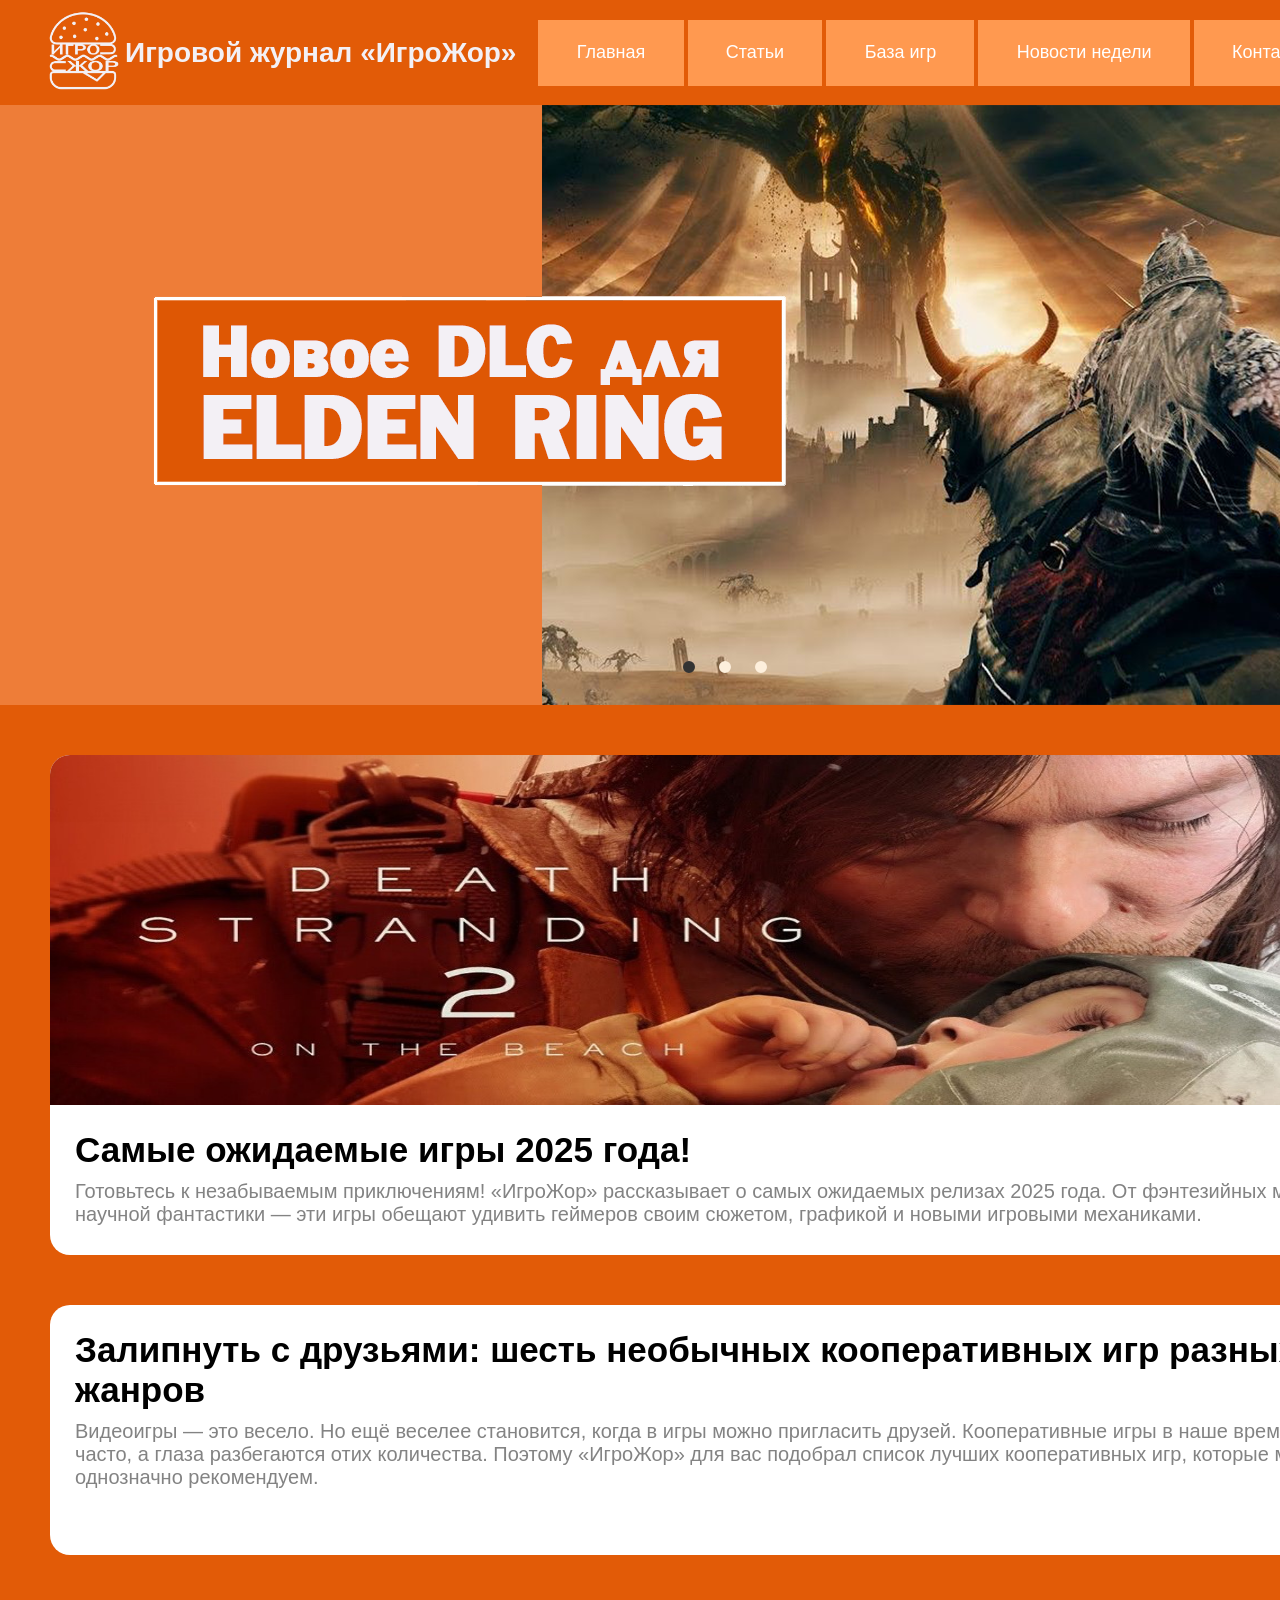
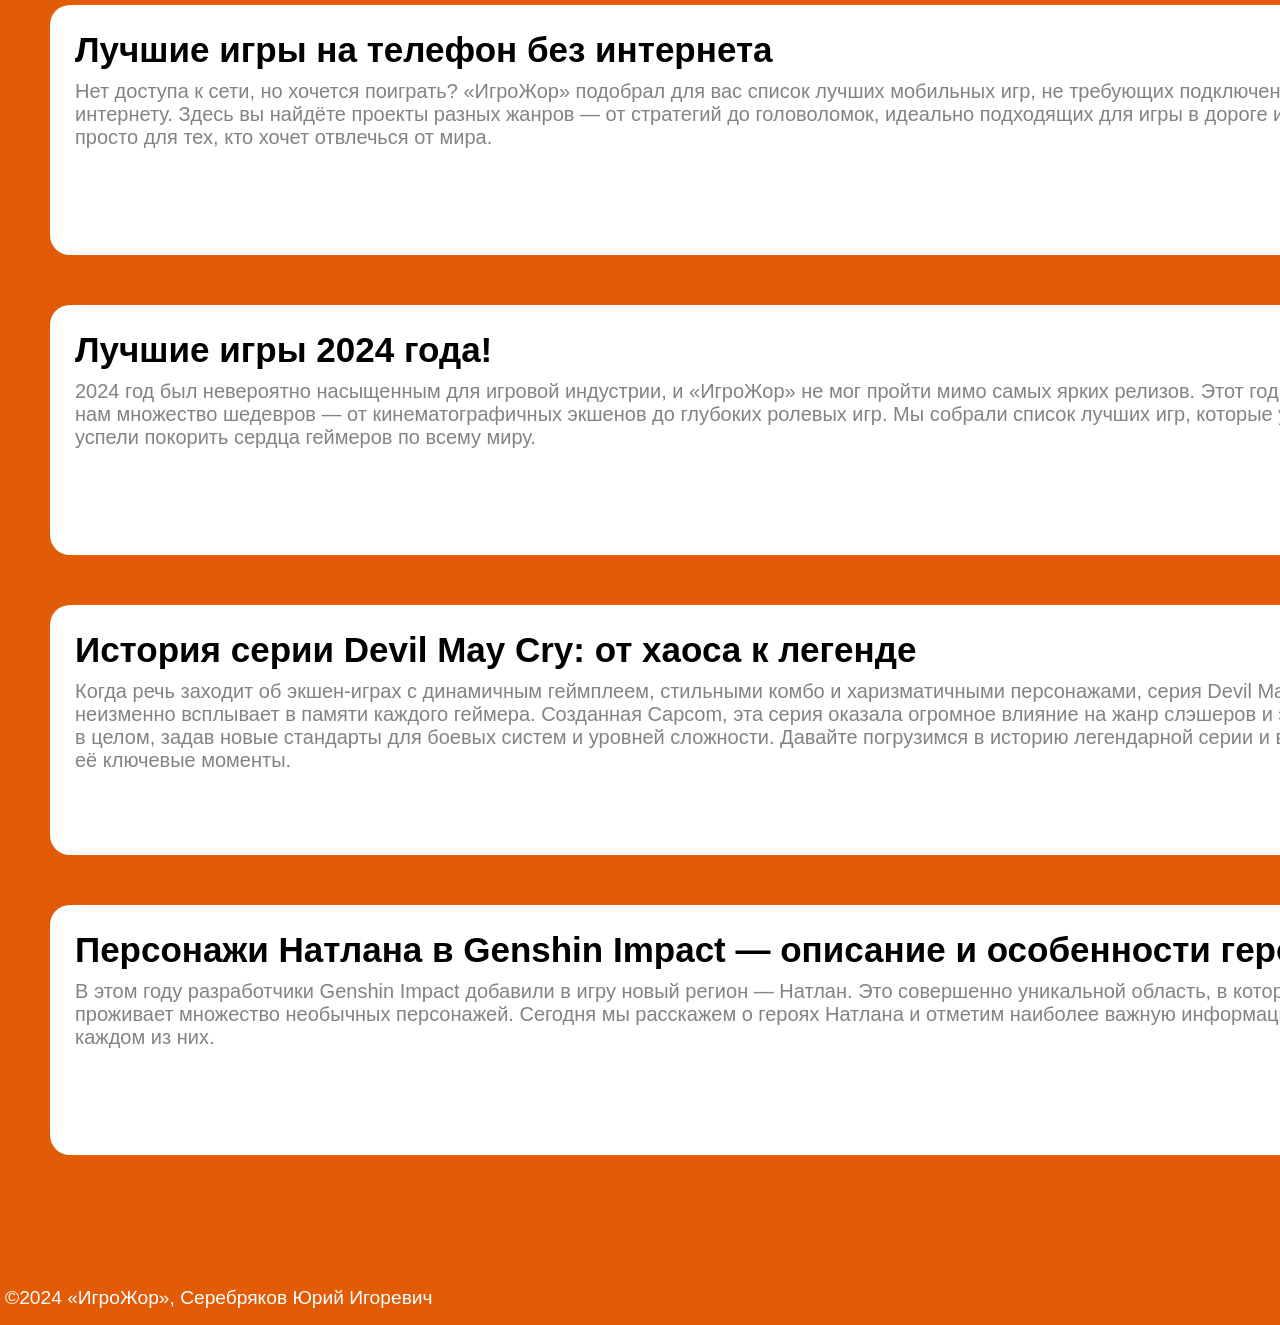
<file: Статьи.html>
<html>
<head>
<link rel = "stylesheet" href = "lab.css">
<script src="auth.js" defer></script>
<title>
ИгроЖор
</title>
<link rel="icon" href=" Image/favicon.png">
</head>
<body>
<str>
<div class="page">
    <header class="header">
        <div class="header-left">
          <div class="figure">
            <a href="index.html">
              <img src=" Image/logo.png" alt="Логотип">
            </a>
            <h1><a href="index.html">Игровой журнал «ИгроЖор»</a></h1>
          </div>
        </div>
        <nav class="header-center">
          <section>
          <ul class="nav">
            <li><a href="index.html">Главная</a></li>
            <li><a href="Статьи.html">Статьи</a>
              <ul>
                <li><a href="#">Ожидаемые игры 2025 года</a></li>
                <li><a href="#">Подборка кооперативных игр</a></li>
                <li><a href="#">Лучшие игры на телефон без интернета</a></li>
                <li><a href="ТестСтатья.html">Лучшие игры 2024 года</a></li>
              </ul>
            </li>
            <li><a href=" Игры.html">База игр</a>
              <ul>
                <li><a href="#">Шутеры от первого лица</a></li>
                <li><a href="#">Песочницы</a></li>
                <li><a href="#">RPG</a></li>
                <li><a href="#">Слэшеры</a></li>
              </ul>
            </li>
            <li><a href=" Новости.html">Новости недели</a></li>
            <li><a href=" Контакты.html">Контакты</a></li>
          </ul>
          </section>
        </nav>
        <div class="header-right">
          <button id="loginBtn" class="login-btn"></button>
        </div>
      </header>
<main>
        
    <div class = "content">
        <div class="slider">
            <input type="radio" name="slider" title="slide1" checked="checked" class="slider__nav"/>
            <input type="radio" name="slider" title="slide2" class="slider__nav"/>
            <input type="radio" name="slider" title="slide3" class="slider__nav"/>
            <div class="slider__inner">
              <div class="slider__contents"><i class="slider__image fa fa-codepen"></i>
                <div class="foto"><img src=" Image/foto1.png"></div>
              </div>
              <div class="slider__contents"><i class="slider__image fa fa-newspaper-o"></i>
                <div class="foto"><img src=" Image/foto2.png"></div>
              </div>
              <div class="slider__contents"><i class="slider__image fa fa-television"></i>
                <div class="foto"><img src=" Image/foto3.png"></div>
              </div>
        
                
              </div>
            </div>
        <section class="content-main">
            <figure class="news">
                <img src=" Image/death-stranding-2.jpg">
                <a href="#">
                <h1>Самые ожидаемые игры 2025 года!</h1></a>
                <p>Готовьтесь к незабываемым приключениям! «ИгроЖор» рассказывает о самых ожидаемых релизах 2025 года. От фэнтезийных миров до научной фантастики — эти игры обещают удивить геймеров своим сюжетом, графикой и новыми игровыми механиками.
                </p>
            </figure>
            <figure class="new">
                <a href="#">
                <h1>Залипнуть с друзьями: шесть необычных кооперативных игр разных жанров</h1></a>
                <p>Видеоигры — это весело. Но ещё веселее становится, когда в игры можно пригласить друзей. Кооперативные игры в наше время выходят часто, а глаза разбегаются отих количества. Поэтому «ИгроЖор» для вас подобрал список лучших кооперативных игр, которые мы однозначно рекомендуем.</p>
            </figure>
            <figure class="new">
                <a href="#">
                <h1>Лучшие игры на телефон без интернета</h1></a>
                <p>Нет доступа к сети, но хочется поиграть? «ИгроЖор» подобрал для вас список лучших мобильных игр, не требующих подключения к интернету. Здесь вы найдёте проекты разных жанров — от стратегий до головоломок, идеально подходящих для игры в дороге или просто для тех, кто хочет отвлечься от мира.</p>
            </figure>
            <figure class="new">
                <a href="#">
                <h1>Лучшие игры 2024 года!</h1></a>
                <p>2024 год был невероятно насыщенным для игровой индустрии, и «ИгроЖор» не мог пройти мимо самых ярких релизов. Этот год подарил нам множество шедевров — от кинематографичных экшенов до глубоких ролевых игр. Мы собрали список лучших игр, которые уже успели покорить сердца геймеров по всему миру.</p>
            </figure>
            <figure class="new">
                <a href="https://www.youtube.com/watch?v=FU4e-wOv7zU&ab">
                <h1>История серии Devil May Cry: от хаоса к легенде</h1></a>
                <p>Когда речь заходит об экшен-играх с динамичным геймплеем, стильными комбо и харизматичными персонажами, серия Devil May Cry неизменно всплывает в памяти каждого геймера. Созданная Capcom, эта серия оказала огромное влияние на жанр слэшеров и экшен-игр в целом, задав новые стандарты для боевых систем и уровней сложности. Давайте погрузимся в историю легендарной серии и вспомним её ключевые моменты.</p>
            </figure>
            <figure class="new">
                <a href="https://genshin.hoyoverse.com/ru/character/Natlan?char=0">
                <h1>Персонажи Натлана в Genshin Impact — описание и особенности героев</h1></a>
                <p>В этом году разработчики Genshin Impact добавили в игру новый регион — Натлан. Это совершенно уникальной область, в которой проживает множество необычных персонажей. Сегодня мы расскажем о героях Натлана и отметим наиболее важную информацию о каждом из них.</p>
            </figure>
        </section>
    </div>
</div>
</main>
<footer>
    <div class = "footer">
    <p>
    ©2024 «ИгроЖор»,  Серебряков Юрий Игоревич
    </p>
    </div>
    </footer>
    </div>
    </str>
    </body>
    </html>
</file>
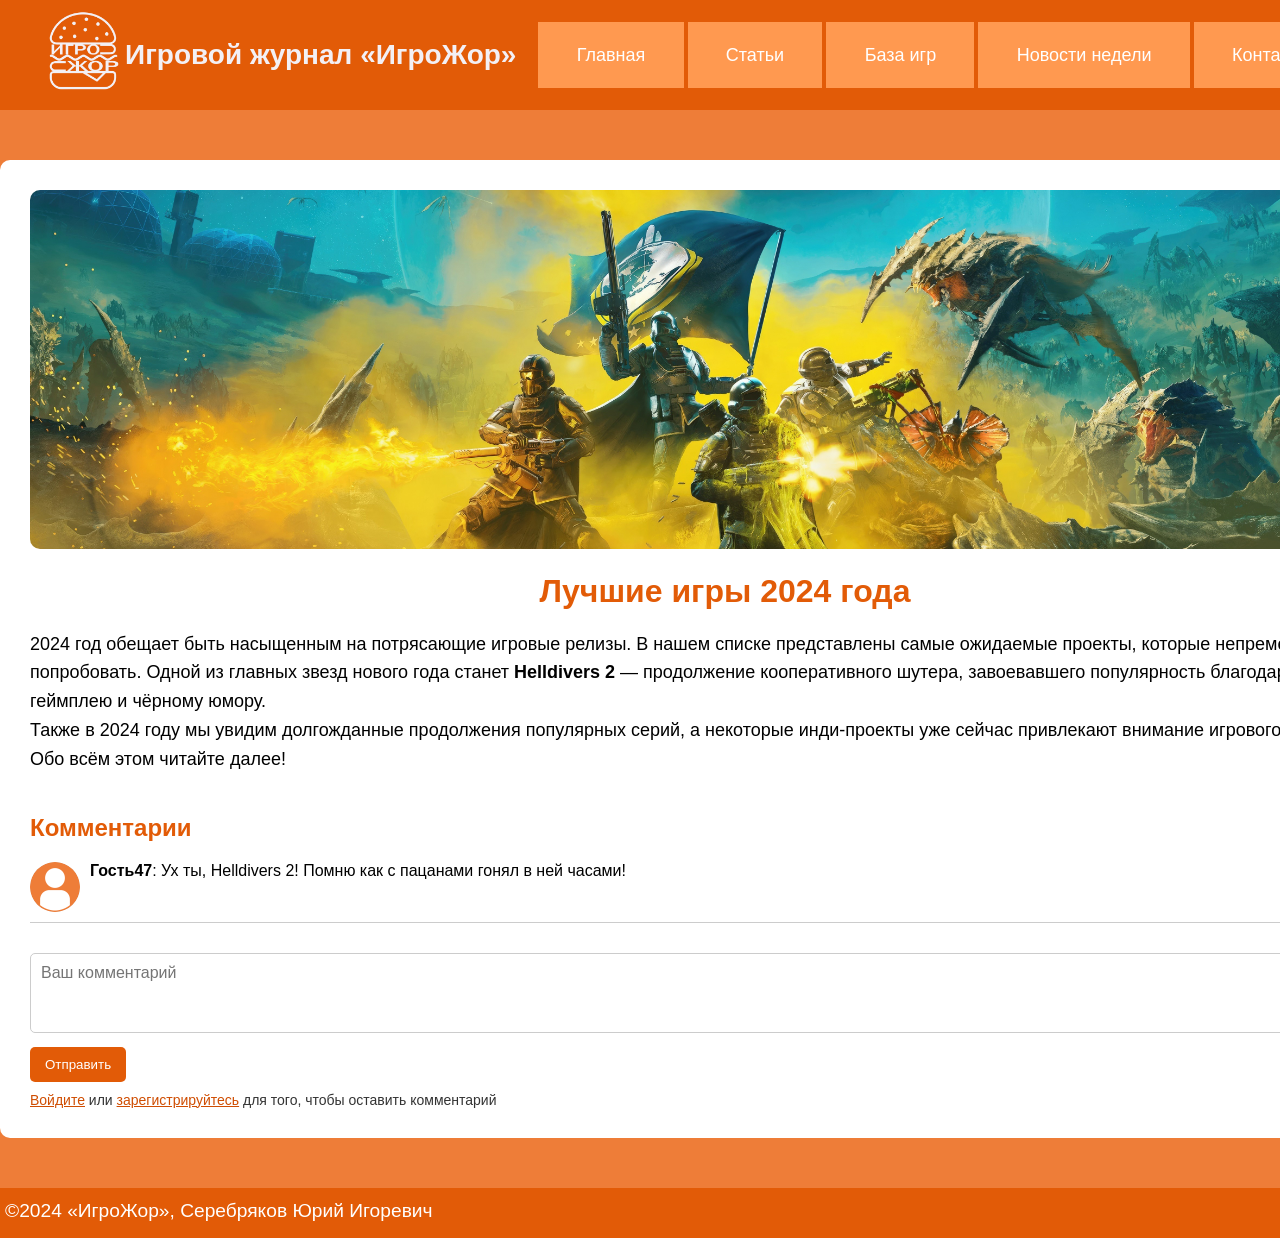
<file: ТестСтатья.html>
<!DOCTYPE html>
<html lang="ru">
<head>
  <meta charset="UTF-8">
  <title>ИгроЖор</title>
  <link rel="stylesheet" href="lab.css">
  <script src="auth.js" defer></script>
  <script src="article.js" defer></script>
  <link rel="icon" href="Image/favicon.png">
</head>
<body>
    <div class="page-bg">
    <div class="page">
        <header class="header">
            <div class="header-left">
              <div class="figure">
                <a href="index.html">
                  <img src="Image/logo.png" alt="Логотип">
                </a>
                <h1><a href="index.html">Игровой журнал «ИгроЖор»</a></h1>
              </div>
            </div>
            <nav class="header-center">
              <section>
              <ul class="nav">
                <li><a href="index.html">Главная</a></li>
                <li><a href="Статьи.html">Статьи</a>
                  <ul>
                    <li><a href="#">Ожидаемые игры 2025 года</a></li>
                    <li><a href="#">Подборка кооперативных игр</a></li>
                    <li><a href="#">Лучшие игры на телефон без интернета</a></li>
                    <li><a href="ТестСтатья.html">Лучшие игры 2024 года</a></li>
                  </ul>
                </li>
                <li><a href="Игры.html">База игр</a>
                  <ul>
                    <li><a href="#">Шутеры от первого лица</a></li>
                    <li><a href="#">Песочницы</a></li>
                    <li><a href="#">RPG</a></li>
                    <li><a href="#">Слэшеры</a></li>
                  </ul>
                </li>
                <li><a href="Новости.html">Новости недели</a></li>
                <li><a href="Контакты.html">Контакты</a></li>
              </ul>
              </section>
            </nav>
            <div class="header-right">
              <button id="loginBtn" class="login-btn"></button>
            </div>
          </header>
      <main>
        <div class="article-container">
          <div class="article-header">
            <img src="Image/helldivers2.jpg" alt="Helldivers 2">
            <h1>Лучшие игры 2024 года</h1>
          </div>
          <div class="article-content">
            <p>2024 год обещает быть насыщенным на потрясающие игровые релизы. В нашем списке представлены самые ожидаемые проекты, которые непременно стоит попробовать. Одной из главных звезд нового года станет <strong>Helldivers 2</strong> — продолжение кооперативного шутера, завоевавшего популярность благодаря динамичному геймплею и чёрному юмору.</p>
            <p>Также в 2024 году мы увидим долгожданные продолжения популярных серий, а некоторые инди-проекты уже сейчас привлекают внимание игрового сообщества. Обо всём этом читайте далее!</p>
          </div>

          <div id="adminControls" class="admin-controls" style="display:none;">
            <button onclick="editArticle()">Редактировать</button>
            <button onclick="publishArticle()">Опубликовать</button>
          </div>
  
          <div class="comments-section">
            <h2>Комментарии</h2>
            <div id="commentsList">
              <div class="comment">
                <div class="comment-avatar">
                  <img src="Image/avatar.png" alt="Аватар">
                </div>
                <div class="comment-text">
                  <strong>Гость47</strong>: Ух ты, Helldivers 2! Помню как с пацанами гонял в ней часами!
                </div>
              </div>
            </div>
  
            <div class="comment-form">
              <div style="display: flex; align-items: center; gap: 10px;">
              </div>
              <textarea id="commentText" placeholder="Ваш комментарий"></textarea>
              <button id="submitCommentBtn">Отправить</button>
              <div id="notLoggedMessage" class="not-logged" style="display:none;">
                <a href="Логин.html">Войдите</a> или <a href="Регистрация.html">зарегистрируйтесь</a> для того, чтобы оставить комментарий
              </div>
            </div>
          </div>
        </div>

      </main>
  

    </div>
    
</div>
      <footer class="footer">
        <p>©2024 «ИгроЖор», Серебряков Юрий Игоревич</p>
      </footer>
  </body>
  </html>
</file>
<file: lab.css>
*
{
	margin: 0 auto;
    padding: 0;
    box-sizing: border-box;
    border: 0;
    outline: none;
    font-family: 'Franklin Gothic Medium', 'Arial Narrow', Arial, sans-serif;
}
.page
{
	width: 1450px;    
}
.page-bgs {
    height: 869px;
    max-width:  1450px;
    margin: 0 auto;
    background-color: #ee7d38;
    overflow: hidden;
  }
  .page-bg {
    max-width:  1450px; 
    margin: 0 auto;
    background-color: #ee7d38;
    overflow: hidden;
  }
body
{
    background: #f19155;
}
.header
{
	background-color: #e25b07;
	font-family: 'Franklin Gothic Medium', 'Arial Narrow', Arial, sans-serif;
    font-size: large;

}
a
{
	text-decoration:none;
	color:#f3f0f5;
	
}
.figure
{
	display: flex;
    justify-content: flex-start;
}
.figure img 
{
	width: 250px;
	height: 250px;   
    margin-left: 20px; 
}
.figure h1 
{
	width: 100%;
    display: flex;
    justify-content: center;
    align-items: center;
	font-size:25px;
}
section
{
	width: 100%;
	padding: 0px;
}
section ul
{
	list-style: none;
}
.nav
{
	background-color: #ff9950;
    text-align: center; 
    display: flex;
    list-style: none;
    gap: 0;
    margin: 0;
    padding: 0;

}

.nav li
{
	height: 70px;
    flex: 1 1 auto;
    border: 2px solid #e25b07;
    position: relative;
}
.nav a {
    text-decoration: none;
    color: #fff;
    font-size: 18px;
    padding: 8px 12px;
    border-radius: 5px;
    transition: background 0.3s;
  }
.nav li a
{
    transition: background 0.3s;
    font-size: 18px;
	display: flex;
    height: 100%;
	width: 100%;
    align-items: center;
    justify-content: center;
	color: #ffffff;
	text-decoration: none;
	text-align: center;
}
.nav li:hover ul
{ 
	display: block;
}
.nav li:hover
{
  transition: background 0.3s;
	background-color: #cf4d02;
    border: 2px solid #ffffff;
    border-radius: 5px;

}
.nav ul 
{   width: calc(100% + 2px) !important;
    position: absolute;
    left: -1px;
	top: 100%;
	z-index: 99999;
	display: none;
	background-color: #db6918; 
}
.nav ul li{
    height: 65px;
    width: 100%;
    border: 2px solid rgb(180, 65, 12);
}
.main{
    height: 2780px;
    width: 1450px;
    background-color: #4c5961;
}


.content
{
	height: 2770px;
    width: 1450px;
    
}
.content
{
	width: 1450px;
	background-color: #e25b07;
	text-align:left;
	font-family: 'Franklin Gothic Medium', 'Arial Narrow', Arial, sans-serif;
	color: #ffffff;

}
.slider {
    height: 600px;
    position: relative;
    overflow: hidden;
    display: -webkit-box;
    display: -webkit-flex;
    display: -ms-flexbox;
    display: flex;
    -webkit-flex-flow: row nowrap;
        -ms-flex-flow: row nowrap;
            flex-flow: row nowrap;
    -webkit-box-align: end;
    -webkit-align-items: flex-end;
        -ms-flex-align: end;
            align-items: flex-end;
    -webkit-box-pack: center;
    -webkit-justify-content: center;
        -ms-flex-pack: center;
            justify-content: center;
    
  }
  .slider__nav {
    width: 12px;
    height: 12px;
    margin: 2rem 12px;
    border-radius: 50%;
    z-index: 10;
    outline: 6px solid #fdefdc;
    outline-offset: -6px;
    box-shadow: 0 0 0 0 #333, 0 0 0 0 rgba(51, 51, 51, 0);
    cursor: pointer;
    -webkit-appearance: none;
       -moz-appearance: none;
            appearance: none;
    -webkit-backface-visibility: hidden;
            backface-visibility: hidden;
  }
  .slider__nav:checked {
    -webkit-animation: check 0.4s linear forwards;
            animation: check 0.4s linear forwards;
  }
  .slider__nav:checked:nth-of-type(1) ~ .slider__inner {
    left: 0%;
  }
  .slider__nav:checked:nth-of-type(2) ~ .slider__inner {
    left: -100%;
  }
  .slider__nav:checked:nth-of-type(3) ~ .slider__inner {
    left: -200%;
  }
  .slider__inner {
    position: absolute;
    -webkit-transition: left 0.4s;
    transition: left 0.4s;
    display: -webkit-box;
    display: -webkit-flex;
    display: -ms-flexbox;
    display: flex;
    -webkit-flex-flow: row nowrap;
        -ms-flex-flow: row nowrap;
            flex-flow: row nowrap;
  }
  .slider__contents {
    height: 600px;
    text-align: center;
    display: -webkit-box;
    display: -webkit-flex;
    display: -ms-flexbox;
    display: flex;
    -webkit-box-flex: 1;
    -webkit-flex: 1;
        -ms-flex: 1;
            flex: 1;
    -webkit-flex-flow: column nowrap;
        -ms-flex-flow: column nowrap;
            flex-flow: column nowrap;
    -webkit-box-align: center;
    -webkit-align-items: center;
        -ms-flex-align: center;
            align-items: center;
    -webkit-box-pack: center;
    -webkit-justify-content: center;
        -ms-flex-pack: center;
            justify-content: center;
            animation: animate 3s linear infinite;

  }
 
  @-webkit-keyframes check {
    50% {
      outline-color: #333;
      box-shadow: 0 0 0 12px #333, 0 0 0 36px rgba(51, 51, 51, 0.2);
    }
    100% {
      outline-color: #333;
      box-shadow: 0 0 0 0 #333, 0 0 0 0 rgba(51, 51, 51, 0);
    }
  }
  
  @keyframes check {
    50% {
      outline-color: #333;
      box-shadow: 0 0 0 12px #333, 0 0 0 36px rgba(51, 51, 51, 0.2);
    }
    100% {
      outline-color: #333;
      box-shadow: 0 0 0 0 #333, 0 0 0 0 rgba(51, 51, 51, 0);
    }
  }
  
.content-main{
    padding:50px;
}
.content-mains{
    padding:50px;
    position: relative; 
    bottom: 550px;
}
.box p
{
	text-align: justify;
	text-indent: 30px;
	font-size: 34px;
  position:absolute;
  padding: 10px;
  color: black;
}
.box {
  width: 1000px;
        height: 300px;
        background-color: #ffffff; 
        border-radius: 20px; 
        display: flex;
        justify-content: center;
        align-items: center;
        font-size: 18px;
        position:absolute;
  
}
.name_games {
    width: 100%;
    padding-left:30px;
    font-size:30px;
    padding-bottom: 10px;
}
.name_games a {
    all: unset;
    cursor: pointer;
}
.games{
    width: 100%;
    padding-top:50px;
    max-height: 1770px;
} 

.boxes{
    width: 350px;
    height: 500px;
    background-color: #ffffff; 
    color:black;
    border-radius: 20px; 
    justify-content: flex-end;
    align-items: center;
    font-size: 18px;
    position:absolute;
    transition: 0.5s;
}
.boxes h1{
    padding-bottom:10px ;
    padding:10px;
}
.boxes img{
    border-radius: 20px 20px 0px 0px;
}
.boxes video {
    border-radius: 20px 20px 0px 0px; 
    opacity: 0;
    position: absolute;
    right: 0%;
    transition: 0.5s;
}
.boxes:hover video{
    opacity: 1;
}
.boxes p{
    padding-left:10px;
    color:#838383; 
}
.boxes:hover{
    transform: translate(0,10px);
    background-color: #000000; 
    color:rgb(255, 255, 255);
}
.boxes a {
    text-decoration: none;
    color: #000;
}
.boxes:hover a{
    transform: translate(0,10px);
    text-decoration: none;
    color: rgb(255, 255, 255);
}
.boxess:hover{
    transform: translate(0,10px);
    background-color: #000000; 
    color:rgb(255, 255, 255);
}
.boxess a {
    text-decoration: none;
    color: #000;
}
.boxess:hover a{
    text-decoration: none;
    color: rgb(255, 255, 255);
    transform: translate(0,10px);
}
.boxesss:hover{
    transform: translate(0,10px);
    background-color: #000000; 
    color:rgb(255, 255, 255);
}
.boxesss a {
    text-decoration: none;
    color: #000;
}
.boxesss:hover a{
    text-decoration: none;
    color: rgb(255, 255, 255);
    transform: translate(0,10px);
}
.boxess{
    width: 350px;
    height: 500px;
    background-color: #ffffff; 
    border-radius: 20px; 
    flex-direction: column;
    margin-left:400px;
    color:black;
    align-items: flex-end;
    font-size: 18px;
    transition: 0.5s;
}
.boxess h1{
    padding-bottom:10px ;
    padding:10px;
}
.boxess p{
    padding-left:10px;
    color:#838383; 
}
.boxess img{
    border-radius: 20px 20px 0px 0px; 
}
.boxess video {
    border-radius: 20px 20px 0px 0px; 
    opacity: 0;
    position: absolute;
    right: 0%;
    transition: 0.5s;
}
.boxess:hover video{
    opacity: 1;
}
.boxesss{
    width: 550px;
    height: 500px;
    background-color: #ffffff; 
    border-radius: 20px; 
    flex-direction: column;
    justify-content: center;
    align-items: center;
    font-size: 18px;
    position:relative;
    margin-left: 800px;
    bottom: 500px;
    color:black;
    transition: 0.5s;
}
.boxesss h1{
    padding-bottom:10px ;
    padding:10px;
}
.boxesss p{
    padding-left:10px;
    color:#838383; 
}
.boxesss img{
    border-radius:
     20px 20px 0px 0px; 
}
.boxesss video {
    border-radius: 20px 20px 0px 0px; 
    opacity: 0;
    position: absolute;
    right: 0%;
    transition: 0.5s;
}
.boxesss:hover video{
    opacity: 1;
}
.name_articles {
    width: 100%;
    padding-left:30px;
    font-size:30px;
    padding-bottom: 10px;
    position: relative;
    bottom: 450px;
}
.name_articles a {
    all: unset;
    cursor: pointer;
}
.awards{
    width: 1350px;
    height: 500px;
    background-color: #ffffff;
    color:black; 
    border-radius: 20px; 
    justify-content: center;
    align-items: center;
    position:relative;
    bottom: 450px;
    
}
.awards h1
{
    font-size: 35px;
    padding-top:25px;
    padding-left:25px;
}
.awards a
{
    all: unset;
    cursor: pointer;
}
.awards p
{
    font-size:20px;
    color:#838383;
    padding-left:25px;
}
.awards img
{
    border-radius: 20px 20px 0px 0px;
    width: 1350px;
    height: 350px;
}
.articles1{
    width: 1350px;
    height: 250px;
    background-color: #ffffff; 
    border-radius: 20px; 
    justify-content: center;
    align-items: center;
    position:relative;
    bottom: 425px;
    color:black;
    padding:25px;
}
.articles1 h1
{
    font-size:35px;
}
.articles1 p
{
    font-size:20px;
    color:#838383;
}
.articles2{
    width: 1350px;
    height: 250px;
    background-color: #ffffff; 
    border-radius: 20px; 
    justify-content: center;
    align-items: center;
    position:relative;
    bottom: 400px;
    color:black;
    padding:25px;
}
.articles2 h1
{
    font-size:35px;
}
.articles2 p
{
    font-size:20px;
    color:#838383;
}
.logocont img
{

    width:300px;
    height:300px;
    border-radius:20px;
    position:relative;
    left:1050px;
}
.footer
{
	width: 1450px;
	height: 50px;
	background-color: #e25b07;
	padding-top: 12px;
    padding-left: 5px;
    font-family: 'Franklin Gothic Medium', 'Arial Narrow', Arial, sans-serif;
    font-size: larger;
	color: #ffffff;
}
.news {
    width: 1350px;
    height: 500px;
    background-color: #ffffff;
    color:black; 
    border-radius: 20px; 
    justify-content: center;
    align-items: center;
    position:relative;
}
.news h1
{
    font-size: 35px;
    padding-top:25px;
    padding-left:25px;
}
.news p
{
    font-size:20px;
    color:#838383;
    padding-left:25px;
    padding-top:10px;
}
.news img
{
    border-radius: 20px 20px 0px 0px;
    width: 1350px;
    height: 350px;
}
.new{
    width: 1350px;
    height: 250px;
    background-color: #ffffff; 
    border-radius: 20px; 
    justify-content: center;
    align-items: center;
    position:relative;
    color:black;
    padding:25px;
    margin-top: 50px;
}
.new h1
{
    font-size:35px;
}
.new p
{
    font-size:20px;
    color:#838383;
    padding-top: 10px;
}
.new a{
    color:black;
}
.news a{
    color:black;
}
.bobby {
    line-height: 1.2;
    background-color: rgb(0, 0, 0);

}


.headers
{
	background-color: rgb(29, 25, 94);
	font-family: 'Franklin Gothic Medium', 'Arial Narrow', Arial, sans-serif;
    font-size: large;
    height: 960px;
}

.login-btn {
    border: 5px solid #ccc;
    background-color: #fff;
    border: none;
    padding: 8px;
    cursor: pointer;
    border-radius: 50px;
    width: 70px;
    height: 70px;
    background-image: url('../Image/avatar.png');
    background-size: cover;
  }
  .login-btn img {
    border: 5px solid #ccc;
    width: 24px;
    height: 24px;
  }
  
  /* Главная страница */
  .main-content {
    background-color: #fdfdfd;
    padding: 20px;
    border-radius: 10px;
    margin: 20px;
  }
  
  /* Страница входа, регистрации, аккаунта */
  .auth-container {
    background-color: #fff;
    width: 400px;
    max-width: 90%;
    margin: 100px auto;
    padding: 30px;
    border-radius: 10px;
    box-shadow: 0 0 10px rgba(0,0,0,0.1);
    text-align: center;
  }
  
  .auth-container h1 {
    font-size: 28px;
    margin-bottom: 20px;
    color: #e25b07;
  }
  
  .auth-container input {
    width: 100%;
    padding: 12px;
    margin: 10px 0;
    border-radius: 5px;
    border: 1px solid #ccc;
    font-size: 18px;
  }
  
  .auth-container button {
    width: 100%;
    padding: 12px;
    font-size: 20px;
    background-color: #e25b07;
    color: #fff;
    border: none;
    border-radius: 5px;
    cursor: pointer;
  }
  
  .auth-container a {
    text-decoration: underline;
    color: #e25b07;
    font-size: 16px;
    margin-top: 10px;
    display: inline-block;
  }
  
  /* Страница статьи */
  .article-container {
    background-color: #fff;
    max-width:  1450px;
    margin: 50px auto;
    padding: 30px;
    border-radius: 10px;
  }
  
  .article-header {
    text-align: center;
    margin-bottom: 20px;
  }
  .article-header img {
    width: 100%;
    border-radius: 10px;
    max-height: 400px;
    object-fit: cover;
  }
  .article-header h1 {
    font-size: 32px;
    margin: 20px 0;
    color: #e25b07;
  }
  
  .article-content {
    font-size: 18px;
    line-height: 1.6;
    margin-bottom: 20px;
  }
  
  /* Админ-кнопки */
  .admin-controls {
    margin: 20px 0;
  }
  .admin-controls button {
    padding: 8px 12px;
    margin-right: 10px;
    background-color: #e25b07;
    color: #fff;
    border: none;
    border-radius: 5px;
    cursor: pointer;
  }
  
  /* Комментарии */
  .comments-section {
    margin-top: 40px;
  }
  .comments-section h2 {
    font-size: 24px;
    margin-bottom: 10px;
    color: #e25b07;
  }
  
  /* Один комментарий */
  .comment {
    border-bottom: 1px solid #ccc;
    padding: 10px 0;
    display: flex;
    align-items: flex-start;
    gap: 10px;
  }
  .comment-avatar {
    width: 50px;
    height: 50px;
    background-color: #ddd;
    border-radius: 50%;
    overflow: hidden;
  }
  .comment-avatar img {
    width: 100%;
    height: 100%;
    object-fit: cover;
  }
  .comment-text {
    flex: 1;
  }
  
  /* Форма добавления комментария */
  .comment-form {
    margin-top: 20px;
  }
  .comment-form .avatar-placeholder {
    width: 50px;
    height: 50px;
    background-color: #ddd;
    border-radius: 50%;
    display: inline-block;
    vertical-align: middle;
  }
  .comment-form .emoji-button {
    margin-left: 10px;
    background-color: #ff7b2f;
    border: none;
    padding: 6px 10px;
    color: #fff;
    border-radius: 5px;
    cursor: pointer;
  }
  .comment-form textarea {
    width: 100%;
    height: 80px;
    border-radius: 5px;
    padding: 10px;
    margin-top: 10px;
    font-size: 16px;
    resize: vertical;
    border: 1px solid #ccc;
  }
  .comment-form button {
    margin-top: 10px;
    padding: 10px 15px;
    background-color: #e25b07;
    color: #fff;
    border: none;
    border-radius: 5px;
    cursor: pointer;
  }
  .comment-form .not-logged {
    color: #333;
    font-size: 14px;
    margin-top: 10px;
  }
  .comment-form a {
    all: unset;
    text-decoration: underline;
    color: #cf4d02;
    cursor: pointer;
}
  /* Страница аккаунта */
  .account-container {
    background-color: #fff;
    width: 400px;
    max-width: 90%;
    margin: 50px auto;
    padding: 30px;
    border-radius: 10px;
    box-shadow: 0 0 10px rgba(0,0,0,0.1);
  }
  .account-container h1 {
    text-align: center;
    color: #e25b07;
    margin-bottom: 20px;
  }
  .account-avatar {
    display: flex;
    justify-content: center;
    margin-bottom: 20px;
  }
  .account-avatar img {
    width: 100px;
    height: 100px;
    border-radius: 50%;
    object-fit: cover;
    cursor: pointer;
    border: 2px solid #e25b07;
  }
  .account-fields {
    display: flex;
    flex-direction: column;
    gap: 20px;
    margin-bottom: 20px;
  }
  .account-fields label {
    margin-left: 20px;
    font-size: 18px;
    color: #333;
  }
  .account-fields input {
    width: 100%;
    padding: 12px;
    font-size: 16px;
    border-radius: 5px;
    border: 1px solid #ccc;
  }
  .account-save-btn {
    width: 100%;
    padding: 12px;
    font-size: 20px;
    background-color: #e25b07;
    color: #fff;
    border: none;
    border-radius: 5px;
    cursor: pointer;
  }
  .account-logout-btn {
    width: 100%;
    padding: 12px;
    font-size: 20px;
    background-color: #d9534f;
    color: #fff;
    border: none;
    border-radius: 5px;
    cursor: pointer;
    margin-top: 15px;
  }
  .header {
    display: flex;
    align-items: center;
    justify-content: space-between;
    padding: 10px 20px;
    background-color: #e25b07;
    color: #fff;
  }
  
  .header-left {
    display: flex;
    align-items: center;
  }
  
  .header-left .figure {
    display: flex;
    align-items: center;
  }
  
  .header-left img {
    width: 85px;
    height: 85px;
  
  }
  
  .header-left h1 {
    font-size: 28px;
    margin: 0;
    padding-right: 20px;
  }
  
  .header-center {
    flex: 1;
    display: flex;
    justify-content: center;
  }
  
  .header-right {
    display: flex;
    align-items: center;
  }
  
  .login-btn {
      background-image: url('Image/avatar.png');
      margin-left: 10px;
      border: 2px solid #f0f0f0;
    width: 70px;
    height: 70px;
    cursor: pointer;
    border-radius: 57px;
    display: inline-flex;
    align-items: center;
    justify-content: center;
  }
  .login-btn:hover {
    transition: background 0.3s;
    background-image: url('Image/hoveravatar.png');
    margin-left: 10px;
    border: 2px solid #f0f0f0;
  width: 70px;
  height: 70px;
  cursor: pointer;
  border-radius: 57px;
  display: inline-flex;
  align-items: center;
  justify-content: center;
  }
  .login-btn img {
    width: 100%;
    height: 100%;
    object-fit: cover;
    border-radius: 0;
  }
  .password-wrapper {
    display: flex;
    align-items: center;
    position: relative;
}
.password-wrapper input {
    width: 340px;
    padding: 12px;
    font-size: 16px;
    border-radius: 5px;
    border: 1px solid #ccc;
  }
#accPassword {
    flex: 1;
    padding-right: 40px; /* место для кнопки */
}

#togglePassword {
    position: absolute;
    right: 10px;
    background: none;
    border: none;
    cursor: pointer;
    font-size: 18px;
}
</file>
